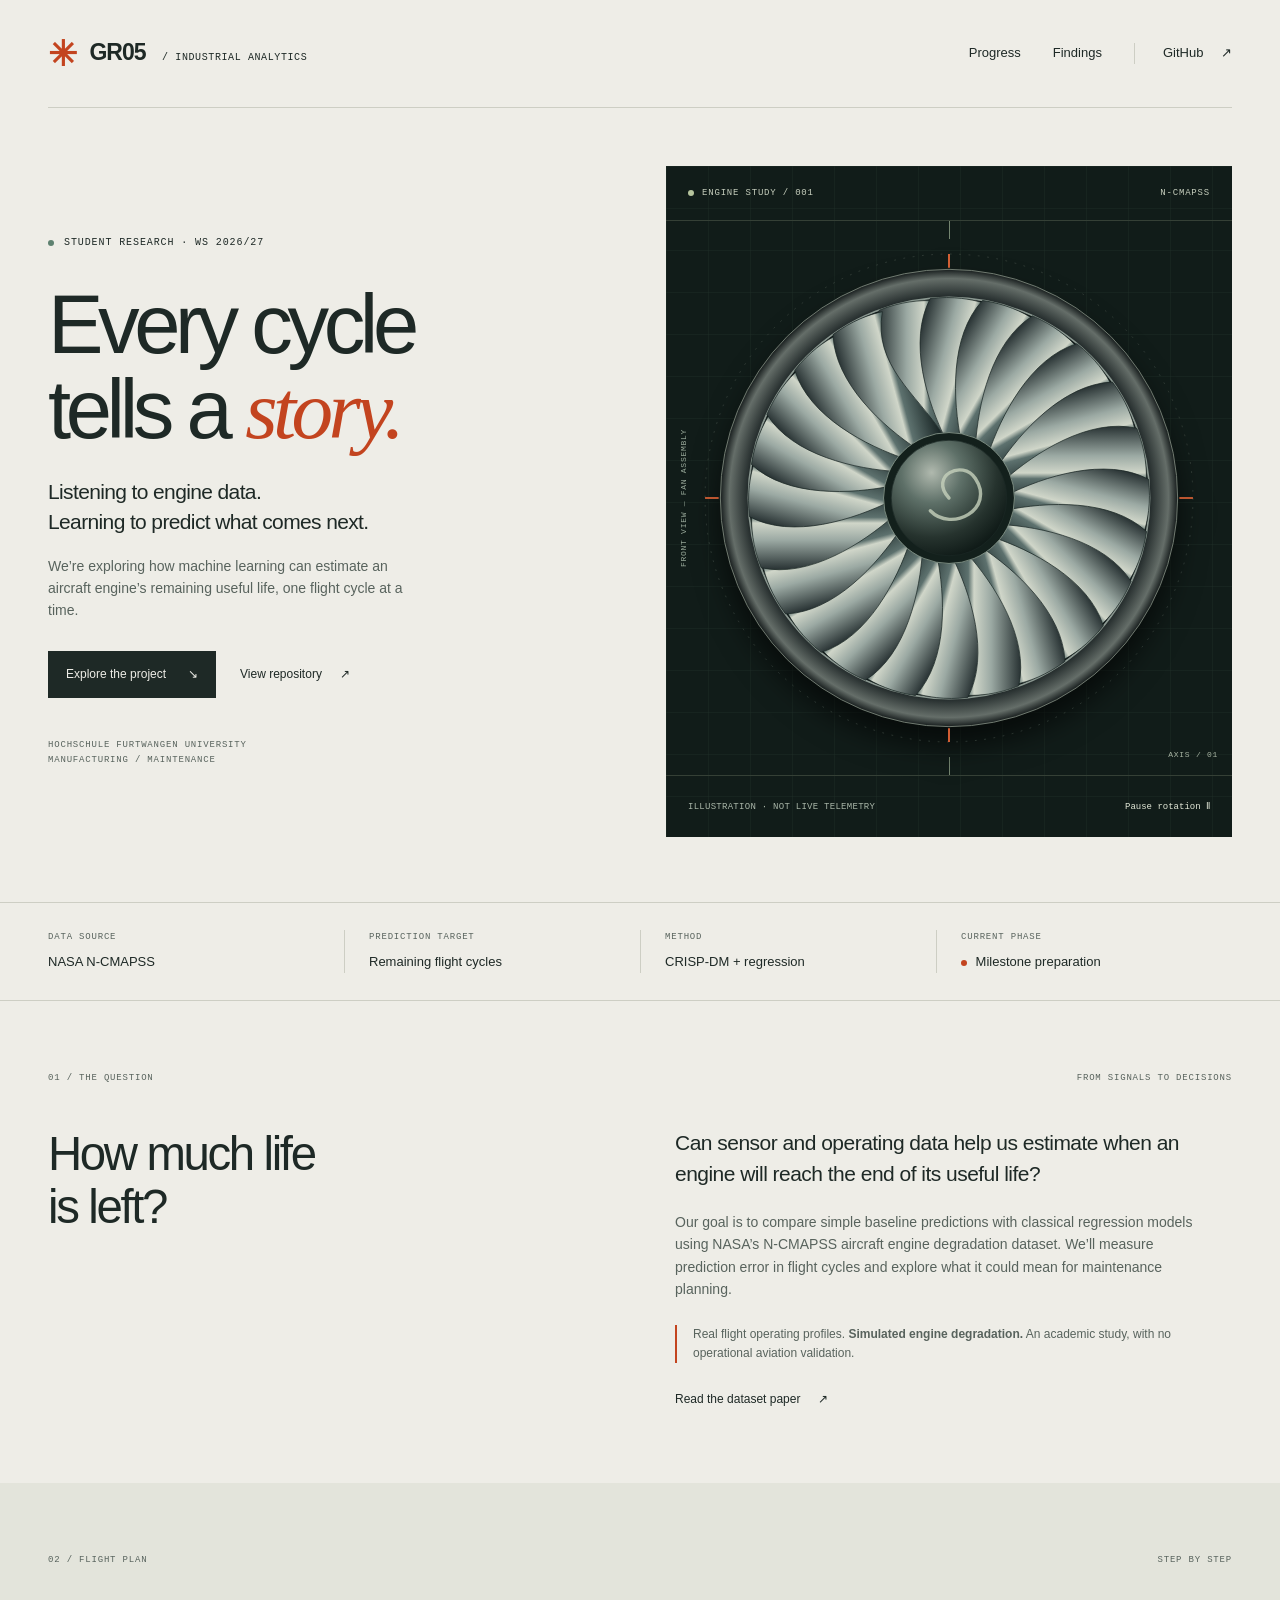
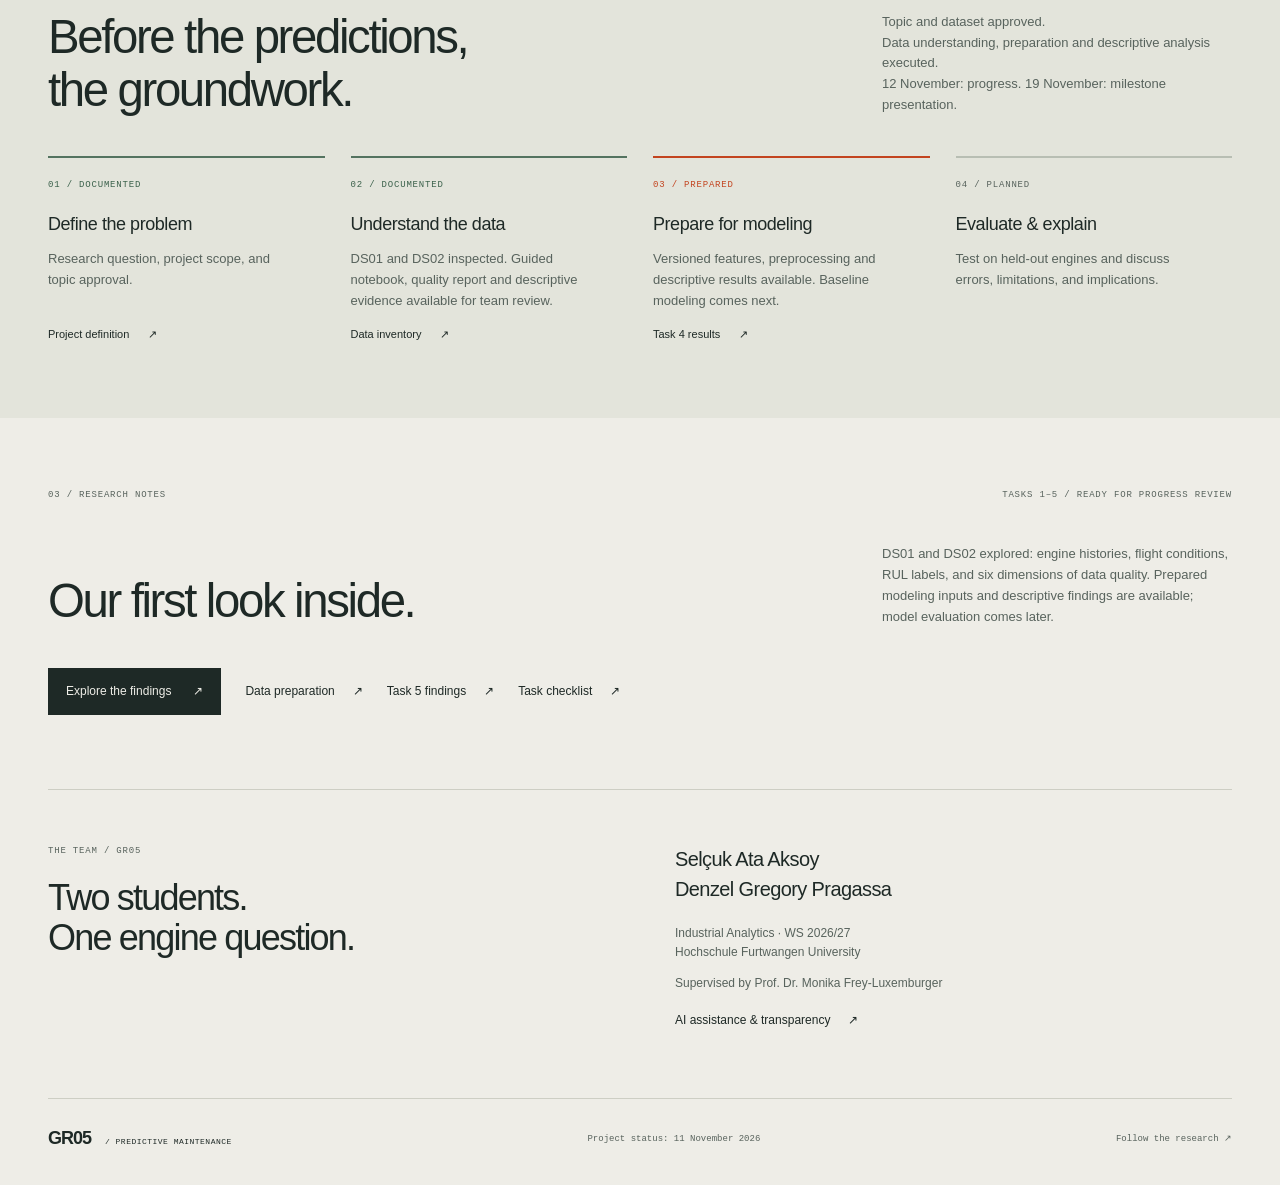
<file: index.html>
<!doctype html>
<html lang="en">
<head>
  <meta charset="utf-8">
  <meta name="viewport" content="width=device-width, initial-scale=1">
  <meta name="description" content="GR05: a student research project exploring aircraft engine remaining useful life with NASA N-CMAPSS and machine learning at Hochschule Furtwangen University.">
  <meta name="theme-color" content="#eeede7">
  <title>GR05 — Predictive Maintenance</title>
  <link rel="icon" href="assets/favicon.svg" type="image/svg+xml">
  <link rel="stylesheet" href="assets/site.css">
  <script src="assets/site.js" defer></script>
</head>
<body>
  <a class="skip-link" href="#main">Skip to content</a>
  <header class="site-header wrap">
    <a class="wordmark" href="./" aria-label="GR05 home"><span class="brand-icon" aria-hidden="true">✳</span> GR05<span class="wordmark-detail"> / INDUSTRIAL ANALYTICS</span></a>
    <nav aria-label="Main navigation">
      <a href="progress.html">Progress</a>
      <a href="findings.html">Findings</a>
      <a class="repo-link" href="https://github.com/Cukowski/GR05-Predictive-Maintenance">GitHub <span aria-hidden="true">↗</span></a>
    </nav>
  </header>

  <main id="main">
    <section class="hero wrap" aria-labelledby="hero-title">
      <div class="hero-copy">
        <p class="eyebrow"><span class="status-dot" aria-hidden="true"></span> STUDENT RESEARCH · WS 2026/27</p>
        <h1 id="hero-title">Every cycle<br>tells a <em>story.</em></h1>
        <p class="hero-description">Listening to engine data.<br>Learning to predict what comes next.</p>
        <p class="hero-context">We’re exploring how machine learning can estimate an aircraft engine’s remaining useful life, one flight cycle at a time.</p>
        <div class="hero-actions">
          <a class="button primary" href="#project">Explore the project <span aria-hidden="true">↘</span></a>
          <a class="text-link" href="https://github.com/Cukowski/GR05-Predictive-Maintenance">View repository <span aria-hidden="true">↗</span></a>
        </div>
        <p class="hero-footnote">HOCHSCHULE FURTWANGEN UNIVERSITY<br>MANUFACTURING / MAINTENANCE</p>
      </div>

      <figure class="engine-panel">
        <div class="panel-top"><span><span class="status-dot" aria-hidden="true"></span> ENGINE STUDY / 001</span><span>N-CMAPSS</span></div>
        <div class="engine-stage">
          <div class="crosshair crosshair-top" aria-hidden="true"></div>
          <div class="crosshair crosshair-bottom" aria-hidden="true"></div>
          <span class="side-label" aria-hidden="true">FRONT VIEW — FAN ASSEMBLY</span>
          <svg class="engine" viewBox="0 0 600 600" role="img" aria-labelledby="engine-title engine-description">
            <title id="engine-title">Rotating turbofan illustration</title>
            <desc id="engine-description">A stylized front view of a jet engine fan. The rotation is decorative and does not represent dataset measurements.</desc>
            <defs>
              <radialGradient id="housing"><stop offset="0.68" stop-color="#111616"/><stop offset="0.81" stop-color="#424b4b"/><stop offset="0.85" stop-color="#89908a"/><stop offset="0.88" stop-color="#242c2c"/><stop offset="0.96" stop-color="#656e69"/><stop offset="1" stop-color="#171d1d"/></radialGradient>
              <linearGradient id="blade-metal" x1="0" y1="0" x2="1" y2="0"><stop stop-color="#283233"/><stop offset="0.36" stop-color="#9ba9a3"/><stop offset="0.57" stop-color="#d0d6c9"/><stop offset="0.64" stop-color="#5d716e"/><stop offset="1" stop-color="#152121"/></linearGradient>
              <radialGradient id="spinner" cx="35%" cy="28%" r="75%"><stop stop-color="#b0b9ae"/><stop offset="0.35" stop-color="#5e7068"/><stop offset="0.75" stop-color="#26332e"/><stop offset="1" stop-color="#101b18"/></radialGradient>
              <path id="blade" d="M 279 235 C 247 199 205 135 218 79 C 243 69 266 67 281 68 C 254 126 295 172 312 225 Z"/>
            </defs>
            <circle cx="300" cy="300" r="287" fill="none" stroke="#37413c" stroke-width="1" stroke-dasharray="2 9"/>
            <circle cx="300" cy="300" r="269" fill="url(#housing)" stroke="#818c80" stroke-width="1"/>
            <circle cx="300" cy="300" r="236" fill="#0b1313" stroke="#8b9891" stroke-width="2"/>
            <g class="rotor" fill="url(#blade-metal)" stroke="#1b2826" stroke-width="0.8">
              <!-- Fan blades are repeated around the shaft; no dataset values are used. -->
              <use href="#blade" transform="rotate(0 300 300)"/>
              <use href="#blade" transform="rotate(15 300 300)"/>
              <use href="#blade" transform="rotate(30 300 300)"/>
              <use href="#blade" transform="rotate(45 300 300)"/>
              <use href="#blade" transform="rotate(60 300 300)"/>
              <use href="#blade" transform="rotate(75 300 300)"/>
              <use href="#blade" transform="rotate(90 300 300)"/>
              <use href="#blade" transform="rotate(105 300 300)"/>
              <use href="#blade" transform="rotate(120 300 300)"/>
              <use href="#blade" transform="rotate(135 300 300)"/>
              <use href="#blade" transform="rotate(150 300 300)"/>
              <use href="#blade" transform="rotate(165 300 300)"/>
              <use href="#blade" transform="rotate(180 300 300)"/>
              <use href="#blade" transform="rotate(195 300 300)"/>
              <use href="#blade" transform="rotate(210 300 300)"/>
              <use href="#blade" transform="rotate(225 300 300)"/>
              <use href="#blade" transform="rotate(240 300 300)"/>
              <use href="#blade" transform="rotate(255 300 300)"/>
              <use href="#blade" transform="rotate(270 300 300)"/>
              <use href="#blade" transform="rotate(285 300 300)"/>
              <use href="#blade" transform="rotate(300 300 300)"/>
              <use href="#blade" transform="rotate(315 300 300)"/>
              <use href="#blade" transform="rotate(330 300 300)"/>
              <use href="#blade" transform="rotate(345 300 300)"/>
              <circle cx="300" cy="300" r="77" fill="#13201c" stroke="#87988c" stroke-width="1"/>
              <circle cx="300" cy="300" r="68" fill="url(#spinner)"/>
              <path d="M 300 300 C 276 274 316 254 331 277 C 355 313 303 341 278 315" fill="none" stroke="#c6d1bc" stroke-width="4" stroke-linecap="round" opacity="0.8"/>
            </g>
            <path d="M 300 13 L 300 29 M 300 571 L 300 587 M 13 300 L 29 300 M 571 300 L 587 300" stroke="#f56b3a" stroke-width="2"/>
          </svg>
          <span class="engine-axis" aria-hidden="true">AXIS / 01</span>
        </div>
        <figcaption class="panel-bottom"><span>ILLUSTRATION · NOT LIVE TELEMETRY</span><button class="motion-toggle" type="button" hidden aria-pressed="false">Pause rotation <span aria-hidden="true">Ⅱ</span></button></figcaption>
      </figure>
    </section>

    <div class="spec-strip">
      <dl class="wrap spec-grid">
        <div><dt>DATA SOURCE</dt><dd>NASA N-CMAPSS</dd></div>
        <div><dt>PREDICTION TARGET</dt><dd>Remaining flight cycles</dd></div>
        <div><dt>METHOD</dt><dd>CRISP-DM + regression</dd></div>
        <div><dt>CURRENT PHASE</dt><dd><span class="status-dot orange" aria-hidden="true"></span> Milestone preparation</dd></div>
      </dl>
    </div>

    <section id="project" class="section wrap project-section" aria-labelledby="project-title">
      <div class="section-label"><span>01 / THE QUESTION</span><span>FROM SIGNALS TO DECISIONS</span></div>
      <div class="project-grid">
        <h2 id="project-title">How much life<br>is left?</h2>
        <div class="project-copy">
          <p class="lead">Can sensor and operating data help us estimate when an engine will reach the end of its useful life?</p>
          <p>Our goal is to compare simple baseline predictions with classical regression models using NASA’s N-CMAPSS aircraft engine degradation dataset. We’ll measure prediction error in flight cycles and explore what it could mean for maintenance planning.</p>
          <p class="source-note">Real flight operating profiles. <strong>Simulated engine degradation.</strong> An academic study, with no operational aviation validation.</p>
          <a class="text-link" href="https://doi.org/10.3390/data6010005">Read the dataset paper <span aria-hidden="true">↗</span></a>
        </div>
      </div>
    </section>

    <section id="progress" class="progress-section" aria-labelledby="progress-title">
      <div class="wrap section">
        <div class="section-label"><span>02 / FLIGHT PLAN</span><span>STEP BY STEP</span></div>
        <div class="section-heading"><h2 id="progress-title">Before the predictions,<br>the groundwork.</h2><p>Topic and dataset approved.<br>Data understanding, preparation and descriptive analysis executed.<br>12 November: progress. 19 November: milestone presentation.</p></div>
        <ol class="flight-plan">
          <li class="complete"><span class="step-state">01 / DOCUMENTED</span><h3>Define the problem</h3><p>Research question, project scope, and topic approval.</p><a href="https://github.com/Cukowski/GR05-Predictive-Maintenance/blob/main/docs/01-project-definition.md">Project definition <span aria-hidden="true">↗</span></a></li>
          <li class="complete"><span class="step-state">02 / DOCUMENTED</span><h3>Understand the data</h3><p>DS01 and DS02 inspected. Guided notebook, quality report and descriptive evidence available for team review.</p><a href="https://github.com/Cukowski/GR05-Predictive-Maintenance/blob/main/docs/03-data-inventory-access.md">Data inventory <span aria-hidden="true">↗</span></a></li>
          <li class="current"><span class="step-state">03 / PREPARED</span><h3>Prepare for modeling</h3><p>Versioned features, preprocessing and descriptive results available. Baseline modeling comes next.</p><a href="preparation.html">Task 4 results <span aria-hidden="true">↗</span></a></li>
          <li><span class="step-state">04 / PLANNED</span><h3>Evaluate & explain</h3><p>Test on held-out engines and discuss errors, limitations, and implications.</p></li>
        </ol>
      </div>
    </section>

    <section id="findings" class="section wrap" aria-labelledby="findings-title">
      <div class="section-label"><span>03 / RESEARCH NOTES</span><span>TASKS 1–5 / READY FOR PROGRESS REVIEW</span></div>
      <div class="section-heading"><h2 id="findings-title">Our first look inside.</h2><p>DS01 and DS02 explored: engine histories, flight conditions, RUL labels, and six dimensions of data quality. Prepared modeling inputs and descriptive findings are available; model evaluation comes later.</p></div>
      <div class="hero-actions"><a class="button primary" href="findings.html">Explore the findings <span aria-hidden="true">↗</span></a><a class="text-link" href="preparation.html">Data preparation <span aria-hidden="true">↗</span></a><a class="text-link" href="analysis.html">Task 5 findings <span aria-hidden="true">↗</span></a><a class="text-link" href="progress.html">Task checklist <span aria-hidden="true">↗</span></a></div>
    </section>

    <section class="team-section wrap" aria-labelledby="team-title">
      <div><p class="eyebrow">THE TEAM / GR05</p><h2 id="team-title">Two students.<br>One engine question.</h2></div>
      <div class="team-copy"><p class="team-names">Selçuk Ata Aksoy<br>Denzel Gregory Pragassa</p><p>Industrial Analytics · WS 2026/27<br>Hochschule Furtwangen University</p><p>Supervised by Prof. Dr. Monika Frey-Luxemburger</p><a class="text-link" href="https://github.com/Cukowski/GR05-Predictive-Maintenance/blob/main/docs/ai-use-log.md">AI assistance & transparency <span aria-hidden="true">↗</span></a></div>
    </section>
  </main>

  <footer class="wrap site-footer"><a class="wordmark" href="./">GR05 <span class="wordmark-detail">/ PREDICTIVE MAINTENANCE</span></a><p>Project status: 11 November 2026</p><a href="https://github.com/Cukowski/GR05-Predictive-Maintenance">Follow the research <span aria-hidden="true">↗</span></a></footer>
</body>
</html>
</file>
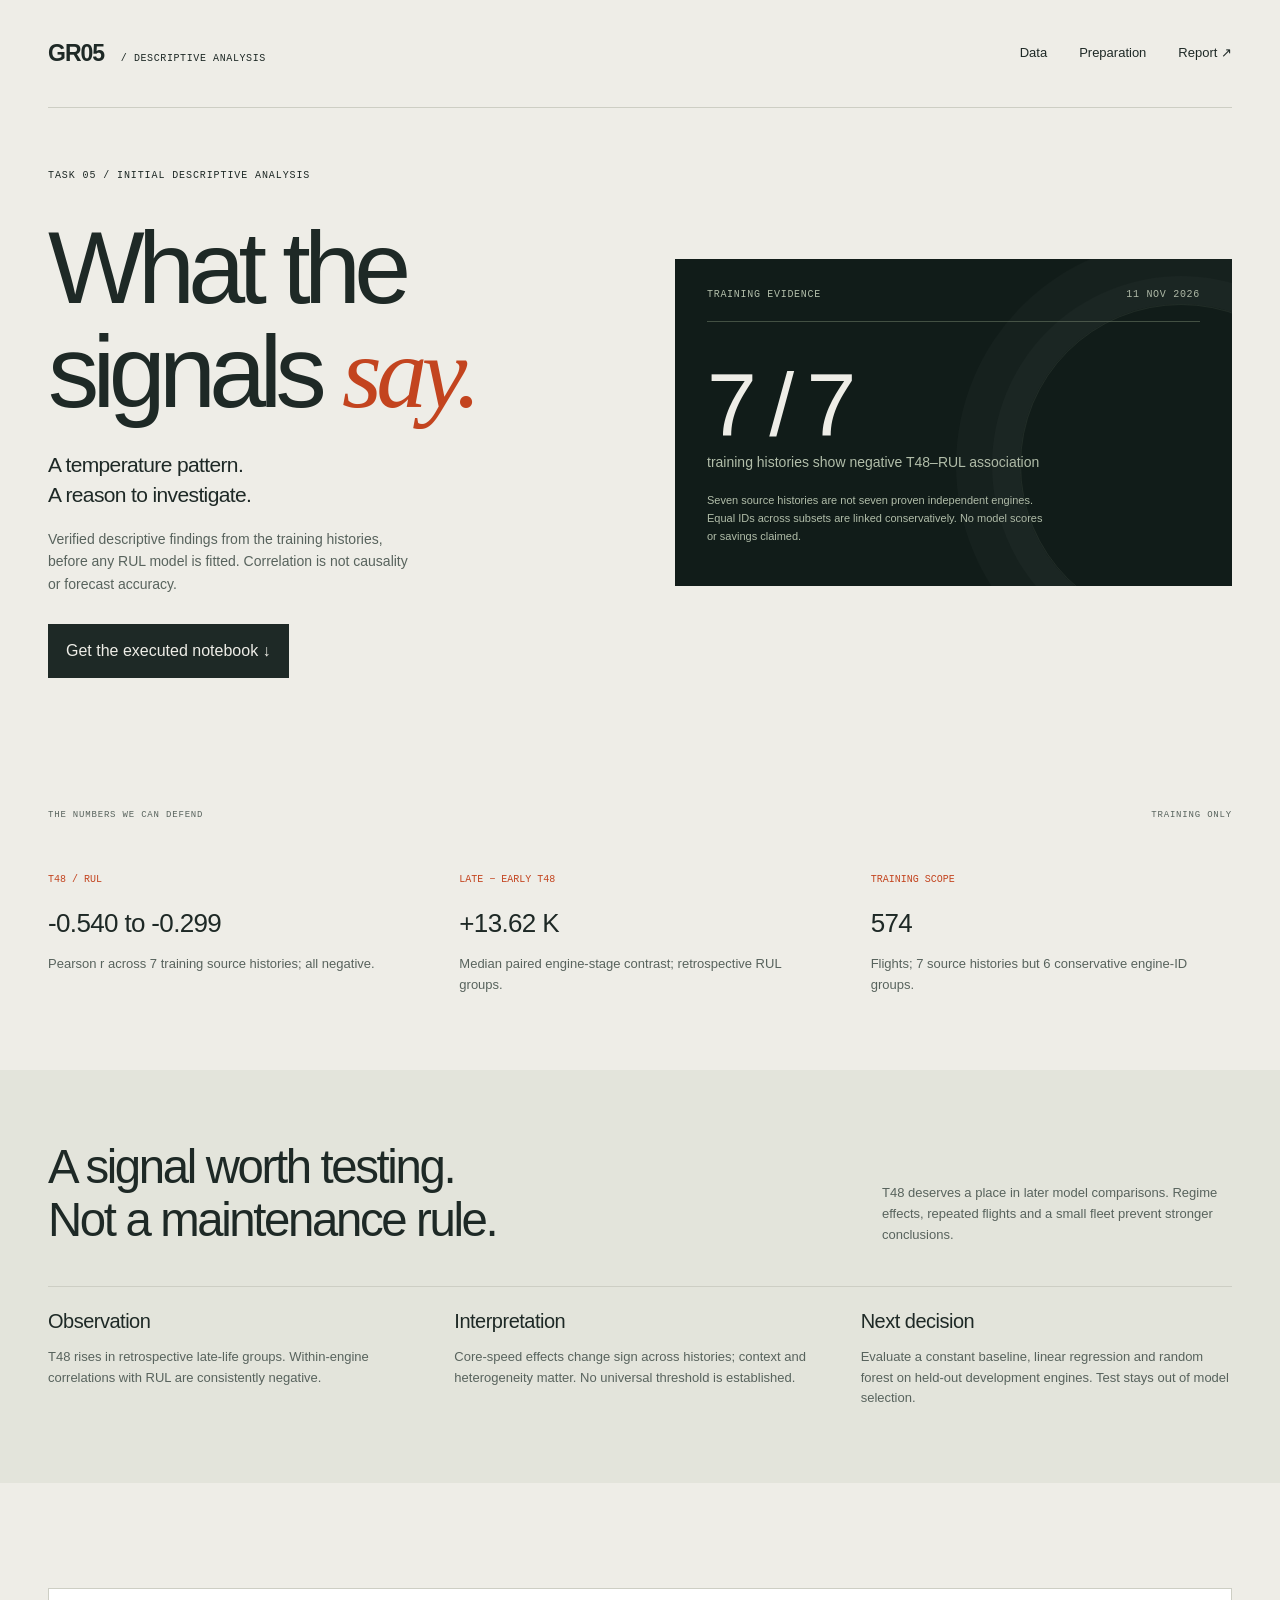
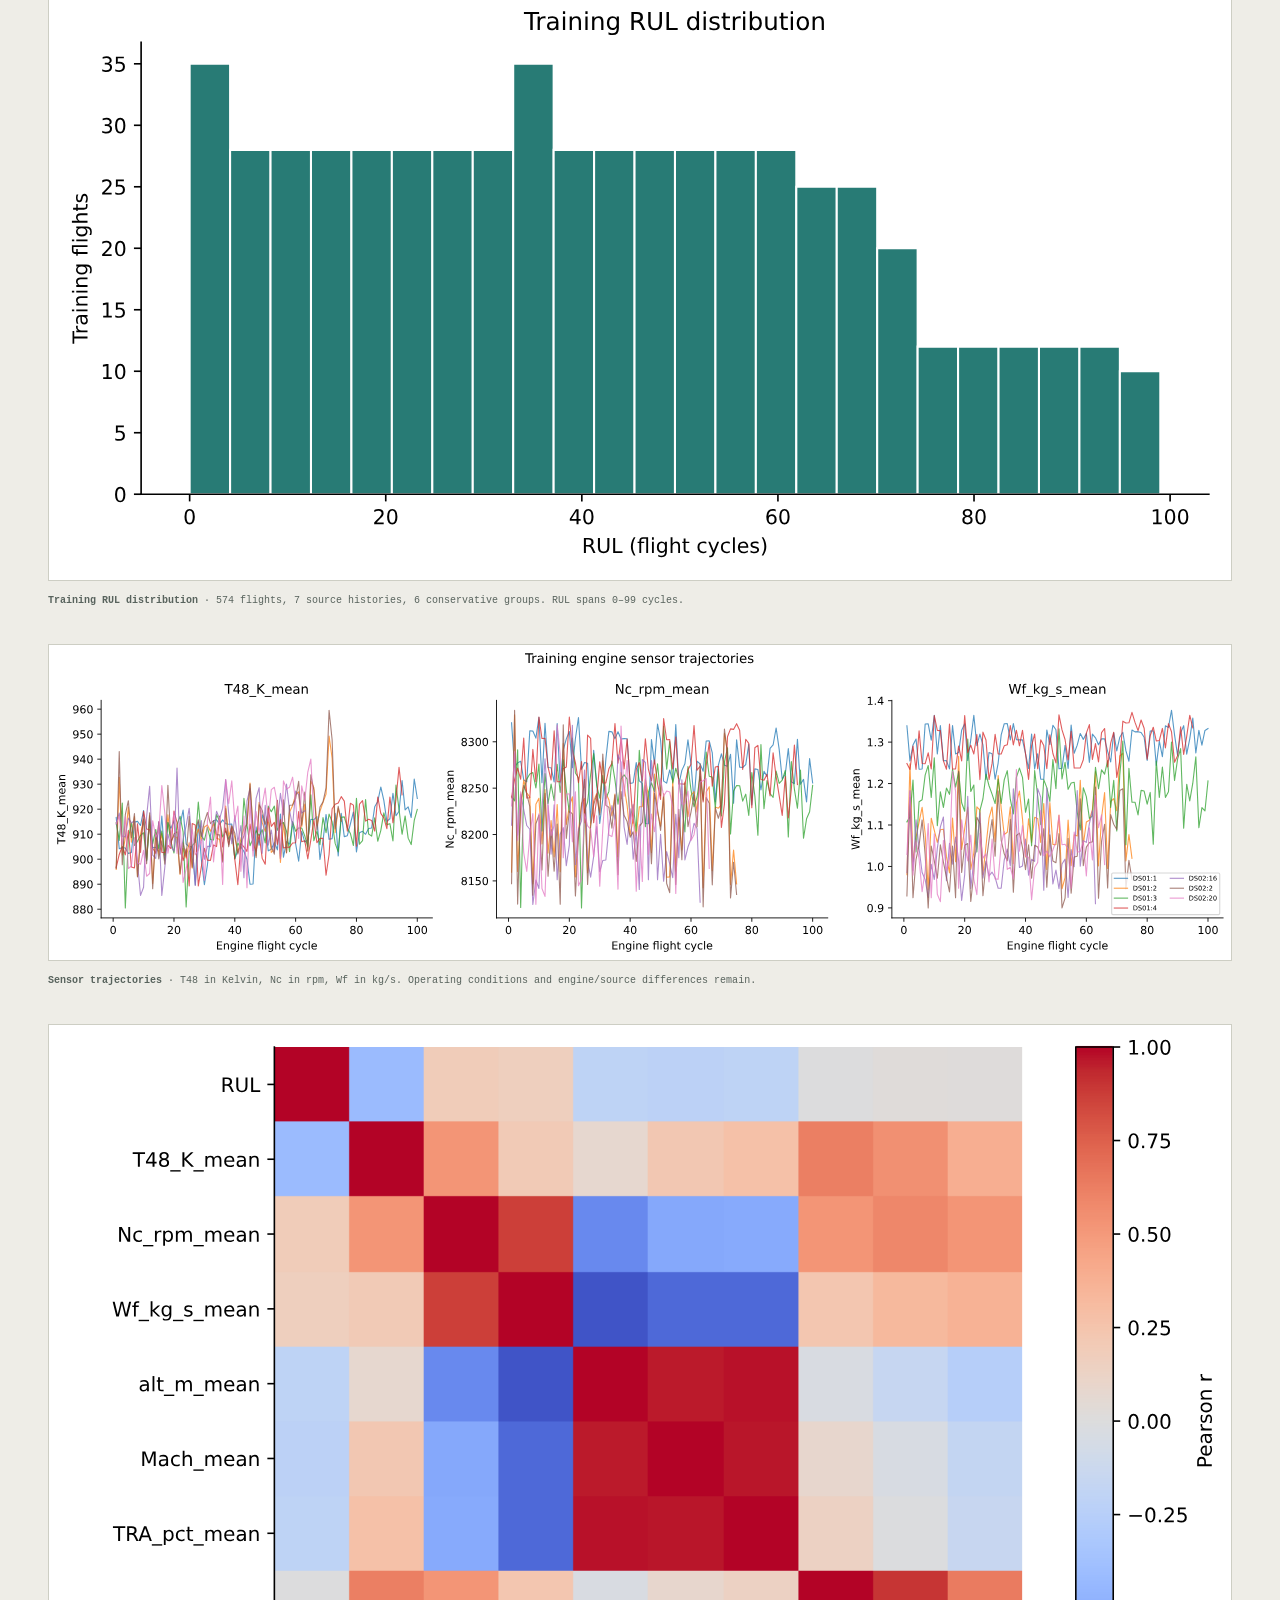
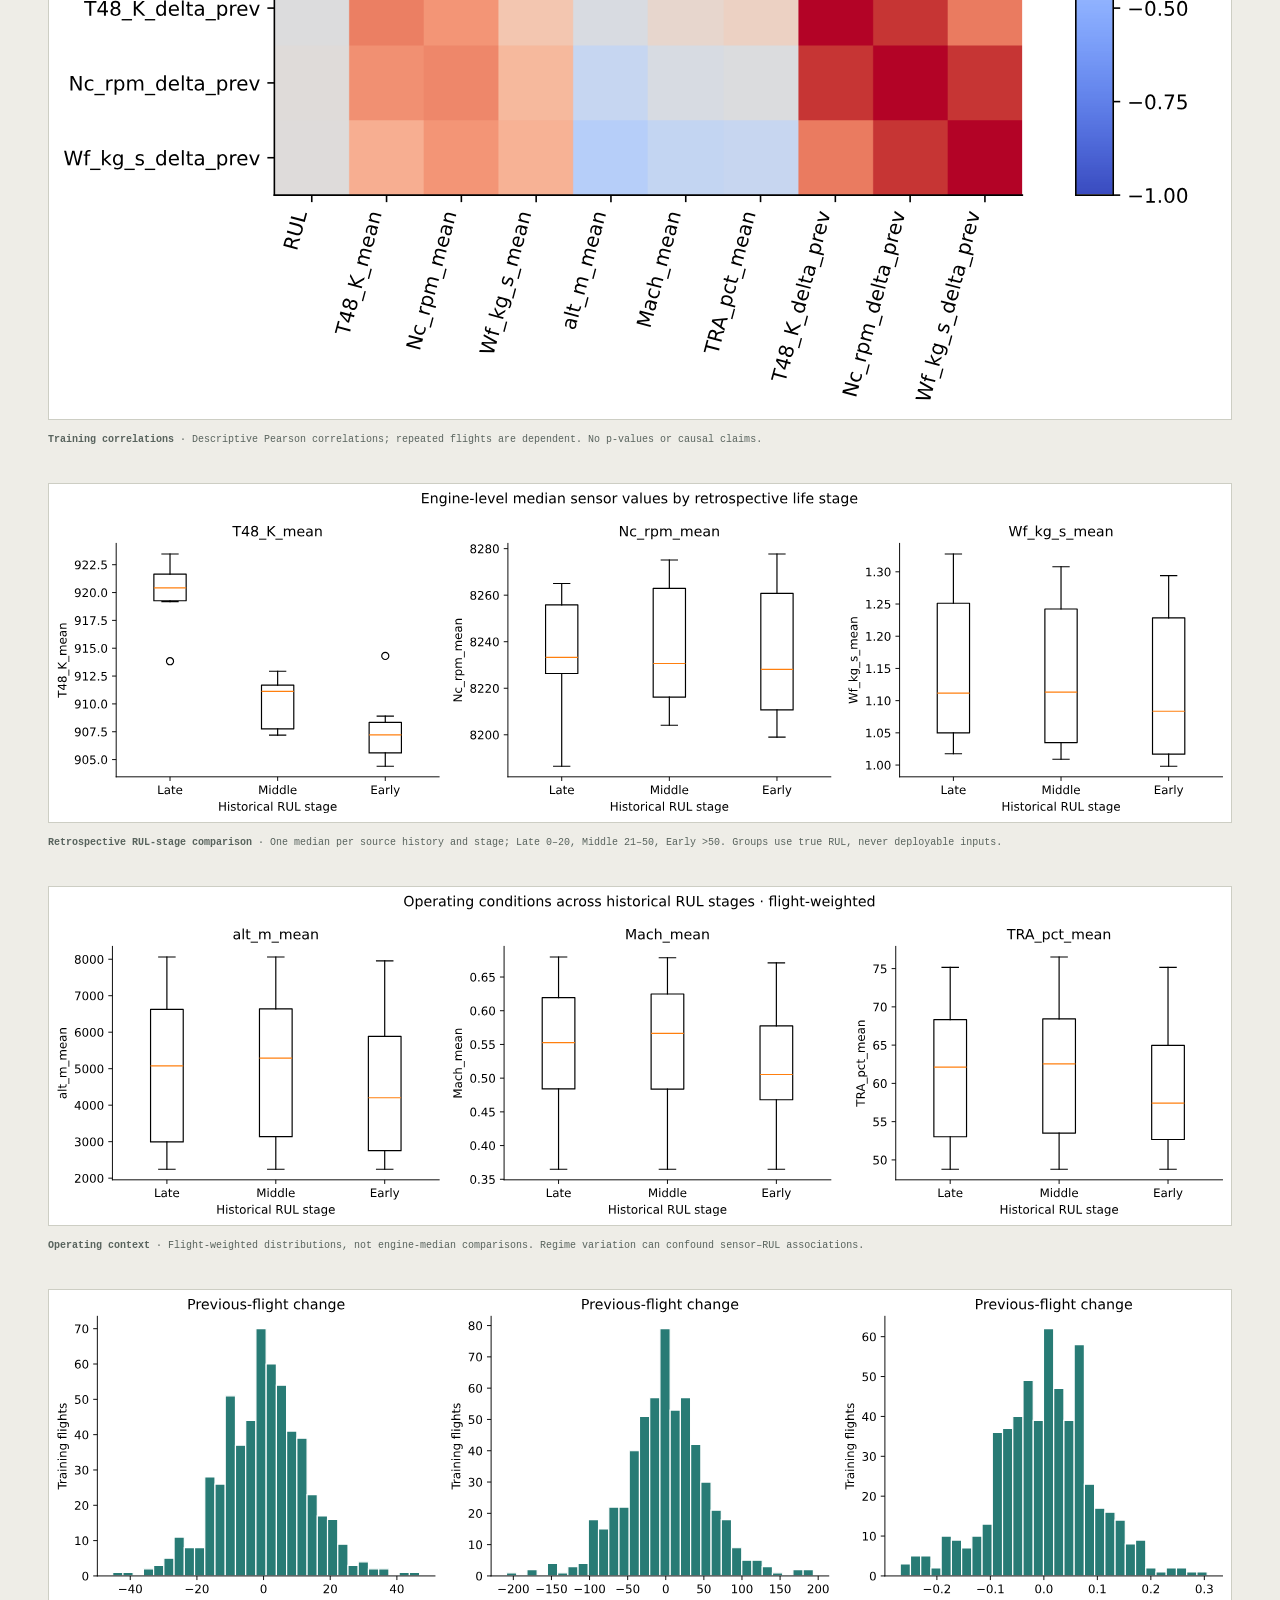
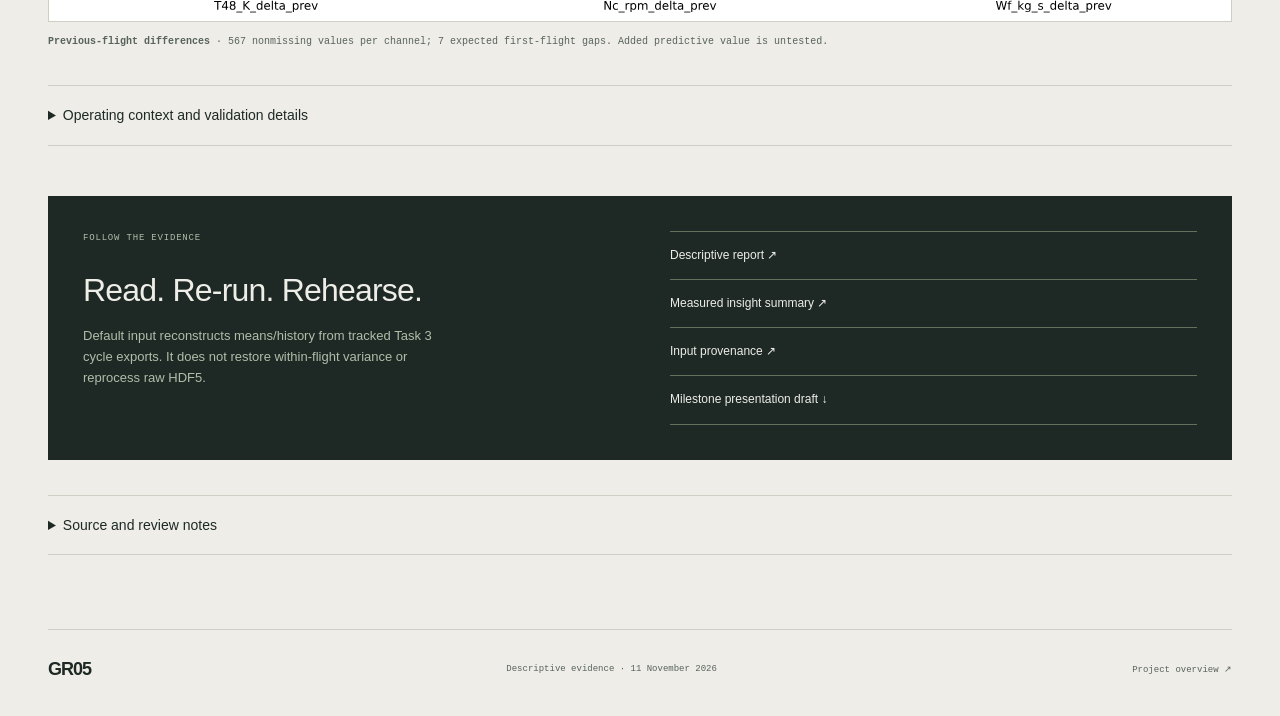
<file: analysis.html>
<!doctype html><html lang="en"><head><meta charset="utf-8"><meta name="viewport" content="width=device-width, initial-scale=1"><title>What the signals say — GR05</title><meta name="description" content="GR05 Task 5 descriptive findings: training sensor trends, context, hypotheses and limitations."><link rel="icon" href="assets/favicon.svg" type="image/svg+xml"><link rel="stylesheet" href="assets/site.css"><link rel="stylesheet" href="assets/findings.css"></head><body><a class="skip-link" href="#main">Skip to content</a><header class="site-header wrap"><a class="wordmark" href="index.html">GR05<span class="wordmark-detail"> / DESCRIPTIVE ANALYSIS</span></a><nav aria-label="Main navigation"><a href="findings.html">Data</a><a href="preparation.html">Preparation</a><a href="docs/07-task5-descriptive-analysis.md">Report ↗</a></nav></header><main id="main"><section class="findings-hero wrap"><div><p class="eyebrow">TASK 05 / INITIAL DESCRIPTIVE ANALYSIS</p><h1>What the<br>signals <em>say.</em></h1><p class="hero-description">A temperature pattern.<br>A reason to investigate.</p><p class="hero-context">Verified descriptive findings from the training histories, before any RUL model is fitted. Correlation is not causality or forecast accuracy.</p><a class="button primary" href="notebooks/03-descriptive-analysis.ipynb" download>Get the executed notebook ↓</a></div><aside class="evidence-panel"><div class="evidence-label">TRAINING EVIDENCE <span>11 NOV 2026</span></div><span class="big-count">7 / 7</span><p>training histories show negative T48–RUL association</p><p class="evidence-footnote">Seven source histories are not seven proven independent engines. Equal IDs across subsets are linked conservatively. No model scores or savings claimed.</p></aside></section><section class="section wrap"><div class="section-label"><span>THE NUMBERS WE CAN DEFEND</span><span>TRAINING ONLY</span></div><div class="block-grid" style="grid-template-columns:repeat(auto-fit,minmax(230px,1fr))"><article><span>T48 / RUL</span><h3>-0.540 to -0.299</h3><p>Pearson r across 7 training source histories; all negative.</p></article><article><span>LATE − EARLY T48</span><h3>+13.62 K</h3><p>Median paired engine-stage contrast; retrospective RUL groups.</p></article><article><span>TRAINING SCOPE</span><h3>574</h3><p>Flights; 7 source histories but 6 conservative engine-ID groups.</p></article></div></section><section class="quality-section"><div class="section wrap"><div class="section-heading"><h2>A signal worth testing.<br>Not a maintenance rule.</h2><p>T48 deserves a place in later model comparisons. Regime effects, repeated flights and a small fleet prevent stronger conclusions.</p></div><div class="next-grid"><article><h3>Observation</h3><p>T48 rises in retrospective late-life groups. Within-engine correlations with RUL are consistently negative.</p></article><article><h3>Interpretation</h3><p>Core-speed effects change sign across histories; context and heterogeneity matter. No universal threshold is established.</p></article><article><h3>Next decision</h3><p>Evaluate a constant baseline, linear regression and random forest on held-out development engines. Test stays out of model selection.</p></article></div></div></section><section class="section wrap"><figure class="research-figure"><img src="reports/figures/task5/01_train_rul_histogram.svg" alt="Training RUL distribution: 574 flights, 7 source histories, 6 conservative groups. RUL spans 0–99 cycles." loading="lazy"><figcaption><strong>Training RUL distribution</strong> · 574 flights, 7 source histories, 6 conservative groups. RUL spans 0–99 cycles.</figcaption></figure><figure class="research-figure"><img src="reports/figures/task5/02_sensor_trajectories.svg" alt="Sensor trajectories: T48 in Kelvin, Nc in rpm, Wf in kg/s. Operating conditions and engine/source differences remain." loading="lazy"><figcaption><strong>Sensor trajectories</strong> · T48 in Kelvin, Nc in rpm, Wf in kg/s. Operating conditions and engine/source differences remain.</figcaption></figure><figure class="research-figure"><img src="reports/figures/task5/03_train_correlation_heatmap.svg" alt="Training correlations: Descriptive Pearson correlations; repeated flights are dependent. No p-values or causal claims." loading="lazy"><figcaption><strong>Training correlations</strong> · Descriptive Pearson correlations; repeated flights are dependent. No p-values or causal claims.</figcaption></figure><figure class="research-figure"><img src="reports/figures/task5/04_life_stage_sensor_boxplots.svg" alt="Retrospective RUL-stage comparison: One median per source history and stage; Late 0–20, Middle 21–50, Early &gt;50. Groups use true RUL, never deployable inputs." loading="lazy"><figcaption><strong>Retrospective RUL-stage comparison</strong> · One median per source history and stage; Late 0–20, Middle 21–50, Early &gt;50. Groups use true RUL, never deployable inputs.</figcaption></figure><figure class="research-figure"><img src="reports/figures/task5/05_operating_conditions.svg" alt="Operating context: Flight-weighted distributions, not engine-median comparisons. Regime variation can confound sensor–RUL associations." loading="lazy"><figcaption><strong>Operating context</strong> · Flight-weighted distributions, not engine-median comparisons. Regime variation can confound sensor–RUL associations.</figcaption></figure><figure class="research-figure"><img src="reports/figures/task5/06_previous_flight_changes.svg" alt="Previous-flight differences: 567 nonmissing values per channel; 7 expected first-flight gaps. Added predictive value is untested." loading="lazy"><figcaption><strong>Previous-flight differences</strong> · 567 nonmissing values per channel; 7 expected first-flight gaps. Added predictive value is untested.</figcaption></figure><details class="data-details"><summary>Operating context and validation details</summary><div class="table-scroll"><table><thead><tr><th scope="col">Stage</th><th scope="col">Altitude median [m]</th><th scope="col">Mach median</th><th scope="col">Throttle median [%]</th></tr></thead><tbody><tr><td>Late</td><td>5075.2</td><td>0.553</td><td>62.13</td></tr><tr><td>Middle</td><td>5291.1</td><td>0.566</td><td>62.55</td></tr><tr><td>Early</td><td>4203.0</td><td>0.505</td><td>57.41</td></tr></tbody></table></div><p>Operating medians are flight-weighted. Validation T48 r: -0.470 to -0.196; previously inspected, so not blinded confirmation. Test and quarantine are excluded from sensor hypotheses.</p></details><div class="evidence-downloads"><div><p class="eyebrow">FOLLOW THE EVIDENCE</p><h3>Read. Re-run. Rehearse.</h3><p>Default input reconstructs means/history from tracked Task 3 cycle exports. It does not restore within-flight variance or reprocess raw HDF5.</p></div><div class="download-links"><a href="docs/07-task5-descriptive-analysis.md">Descriptive report ↗</a><a href="reports/results/task5/training_insights.json">Measured insight summary ↗</a><a href="reports/results/task5/analysis_provenance.json">Input provenance ↗</a><a href="presentations/milestone/GR05-milestone-draft.pptx" download>Milestone presentation draft ↓</a></div></div><details class="data-details"><summary>Source and review notes</summary><p>Scope: Project Tasks V6.0, page 2. Source: Kaggle-acquired N-CMAPSS DS01/DS02, through audited Task 3 means and Task 4 split assignments. Degradation and readings are simulated. No predictive model fitted.</p><p>Current source labels are recorded; original download-version matching and cross-subset independence remain open. P2 is now defined by journal Table 5; the frozen preparation version still excludes it. <a href="docs/ai-use-log.md">AI assistance disclosure</a>.</p></details></section></main><footer class="wrap site-footer"><a class="wordmark" href="index.html">GR05</a><p>Descriptive evidence · 11 November 2026</p><a href="index.html">Project overview ↗</a></footer></body></html>
</file>
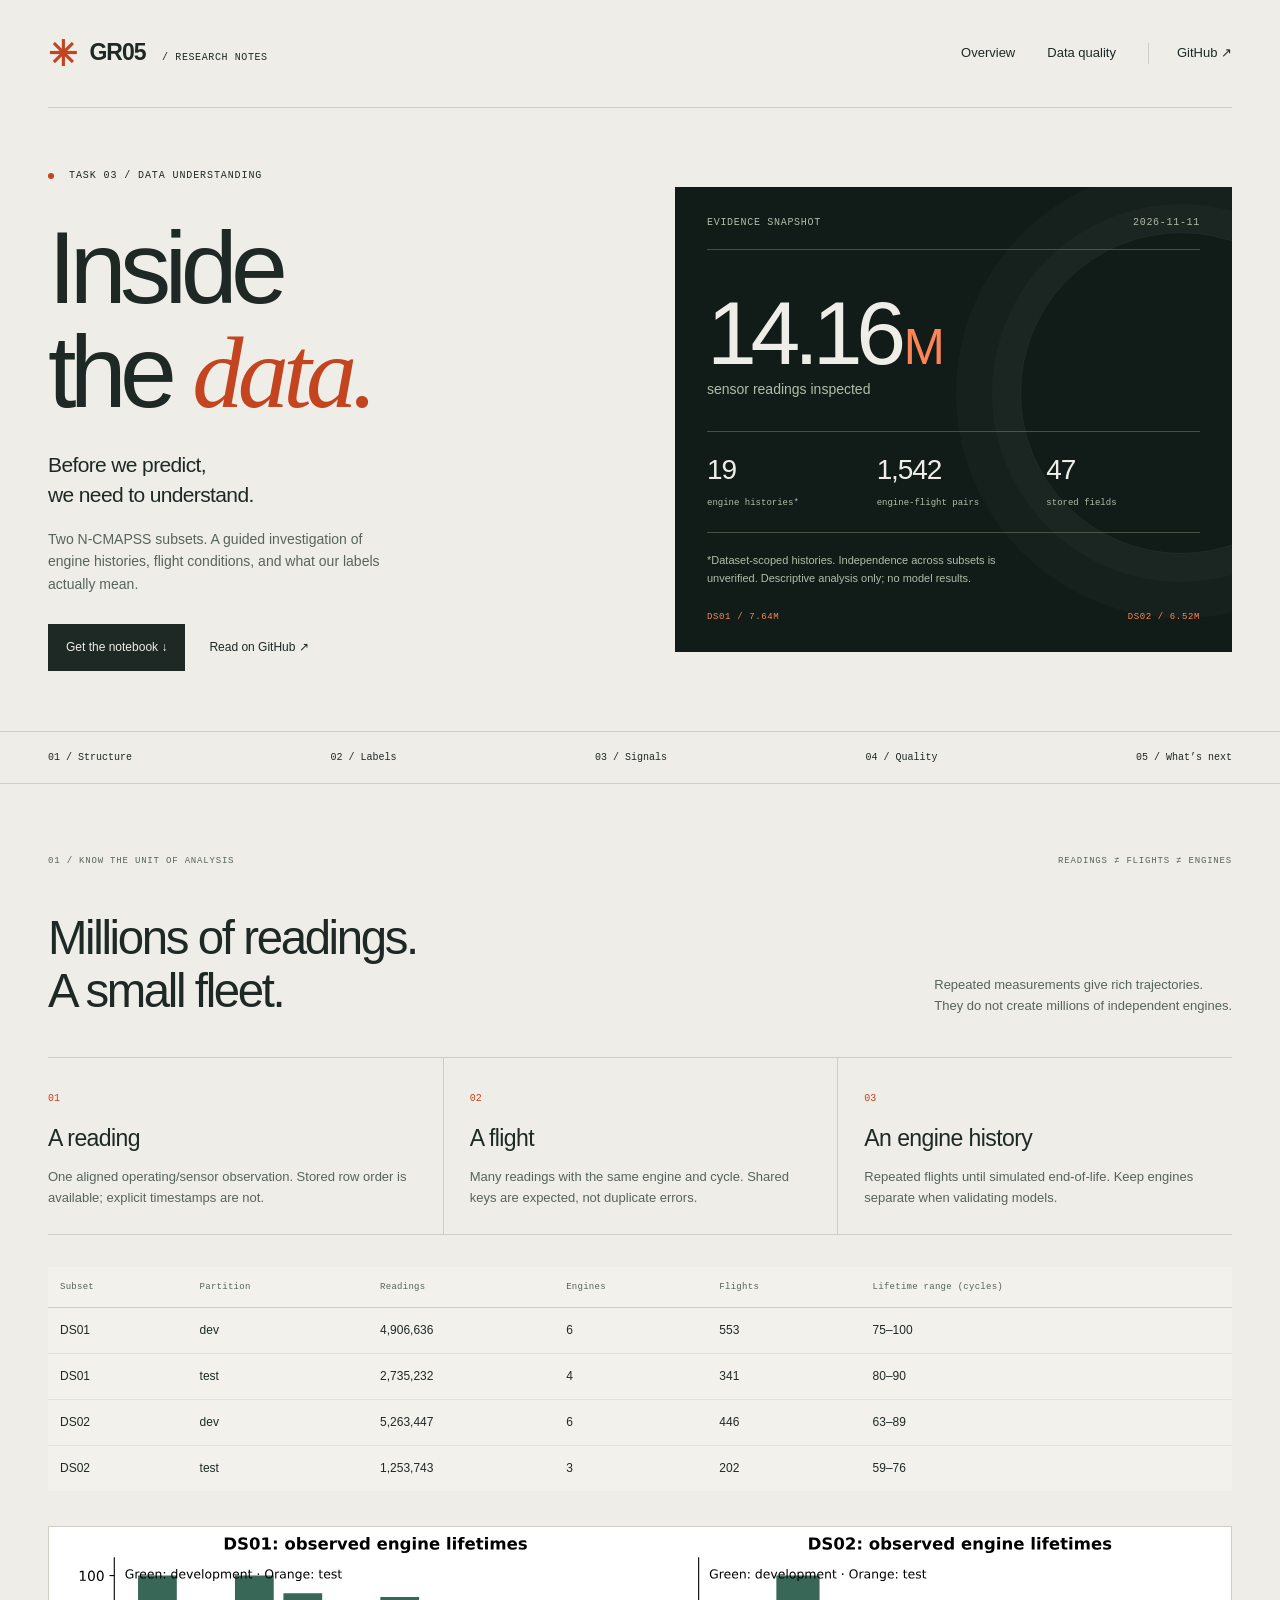
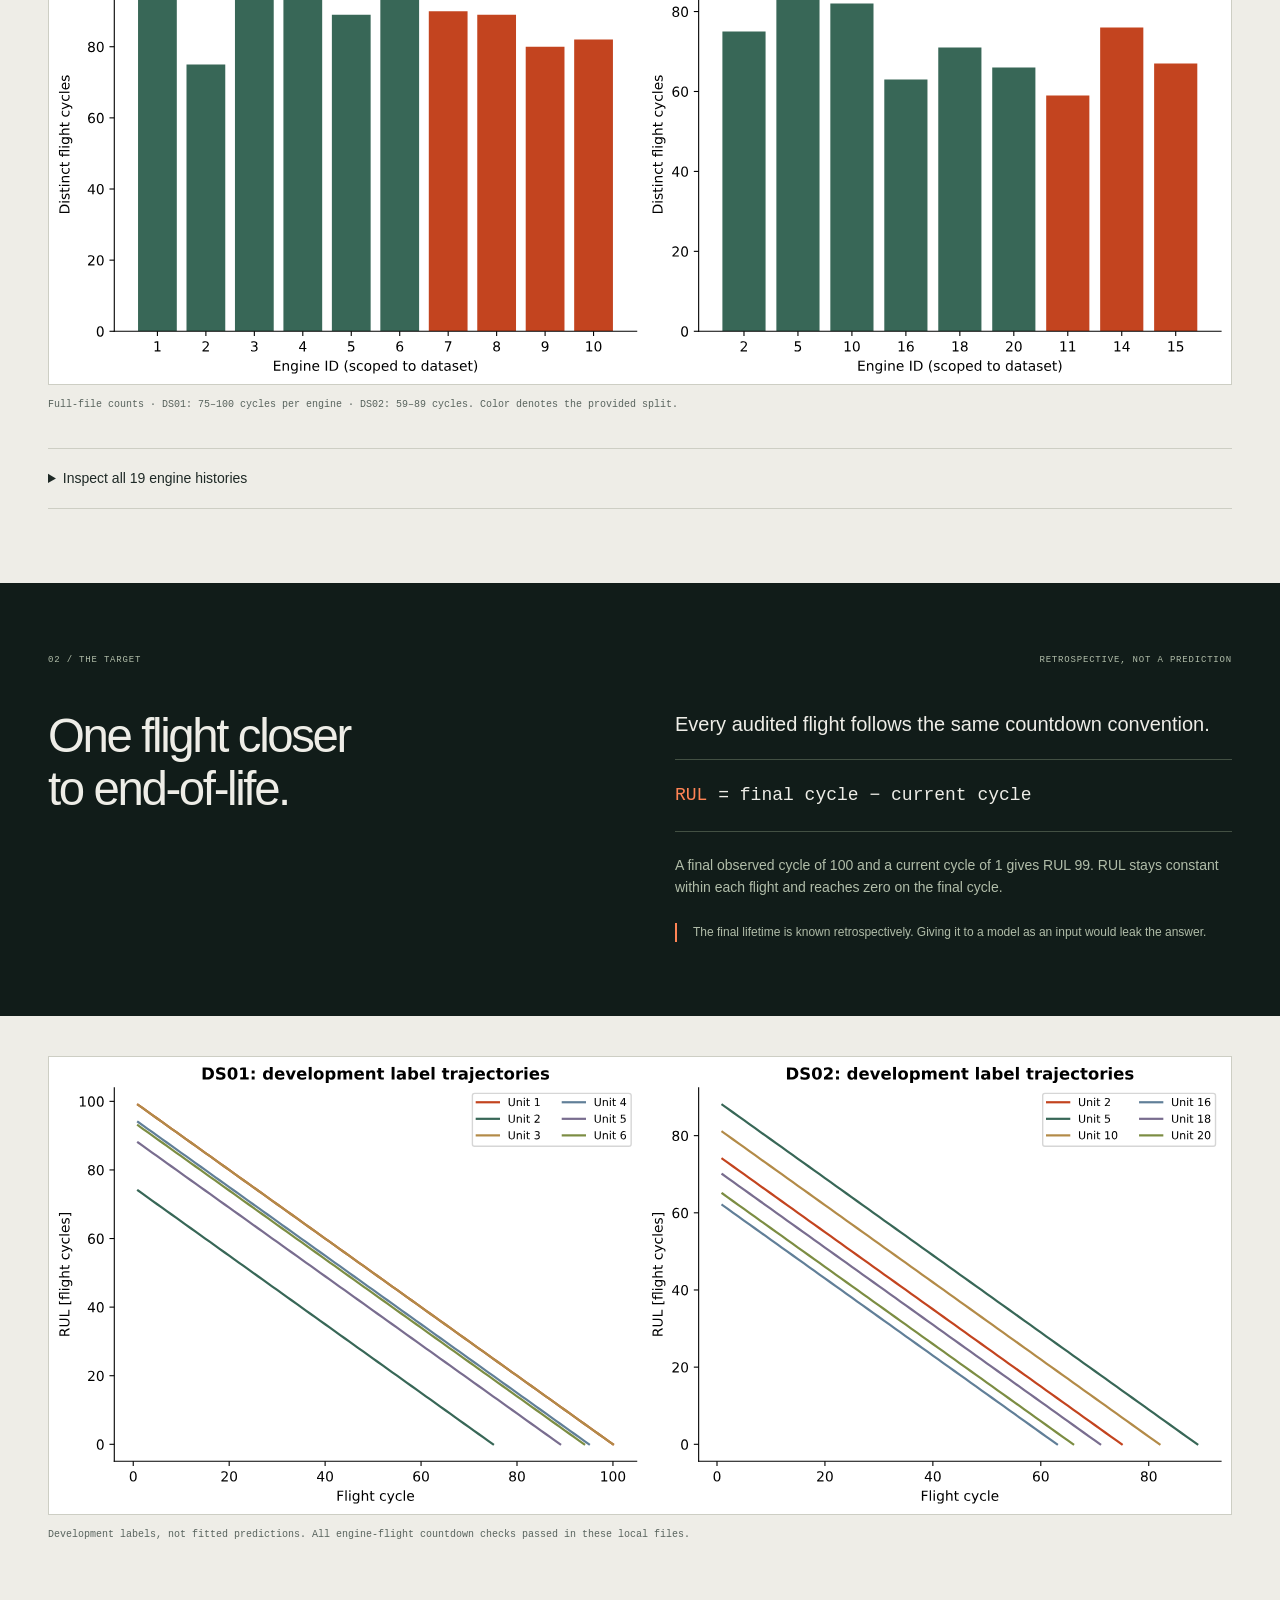
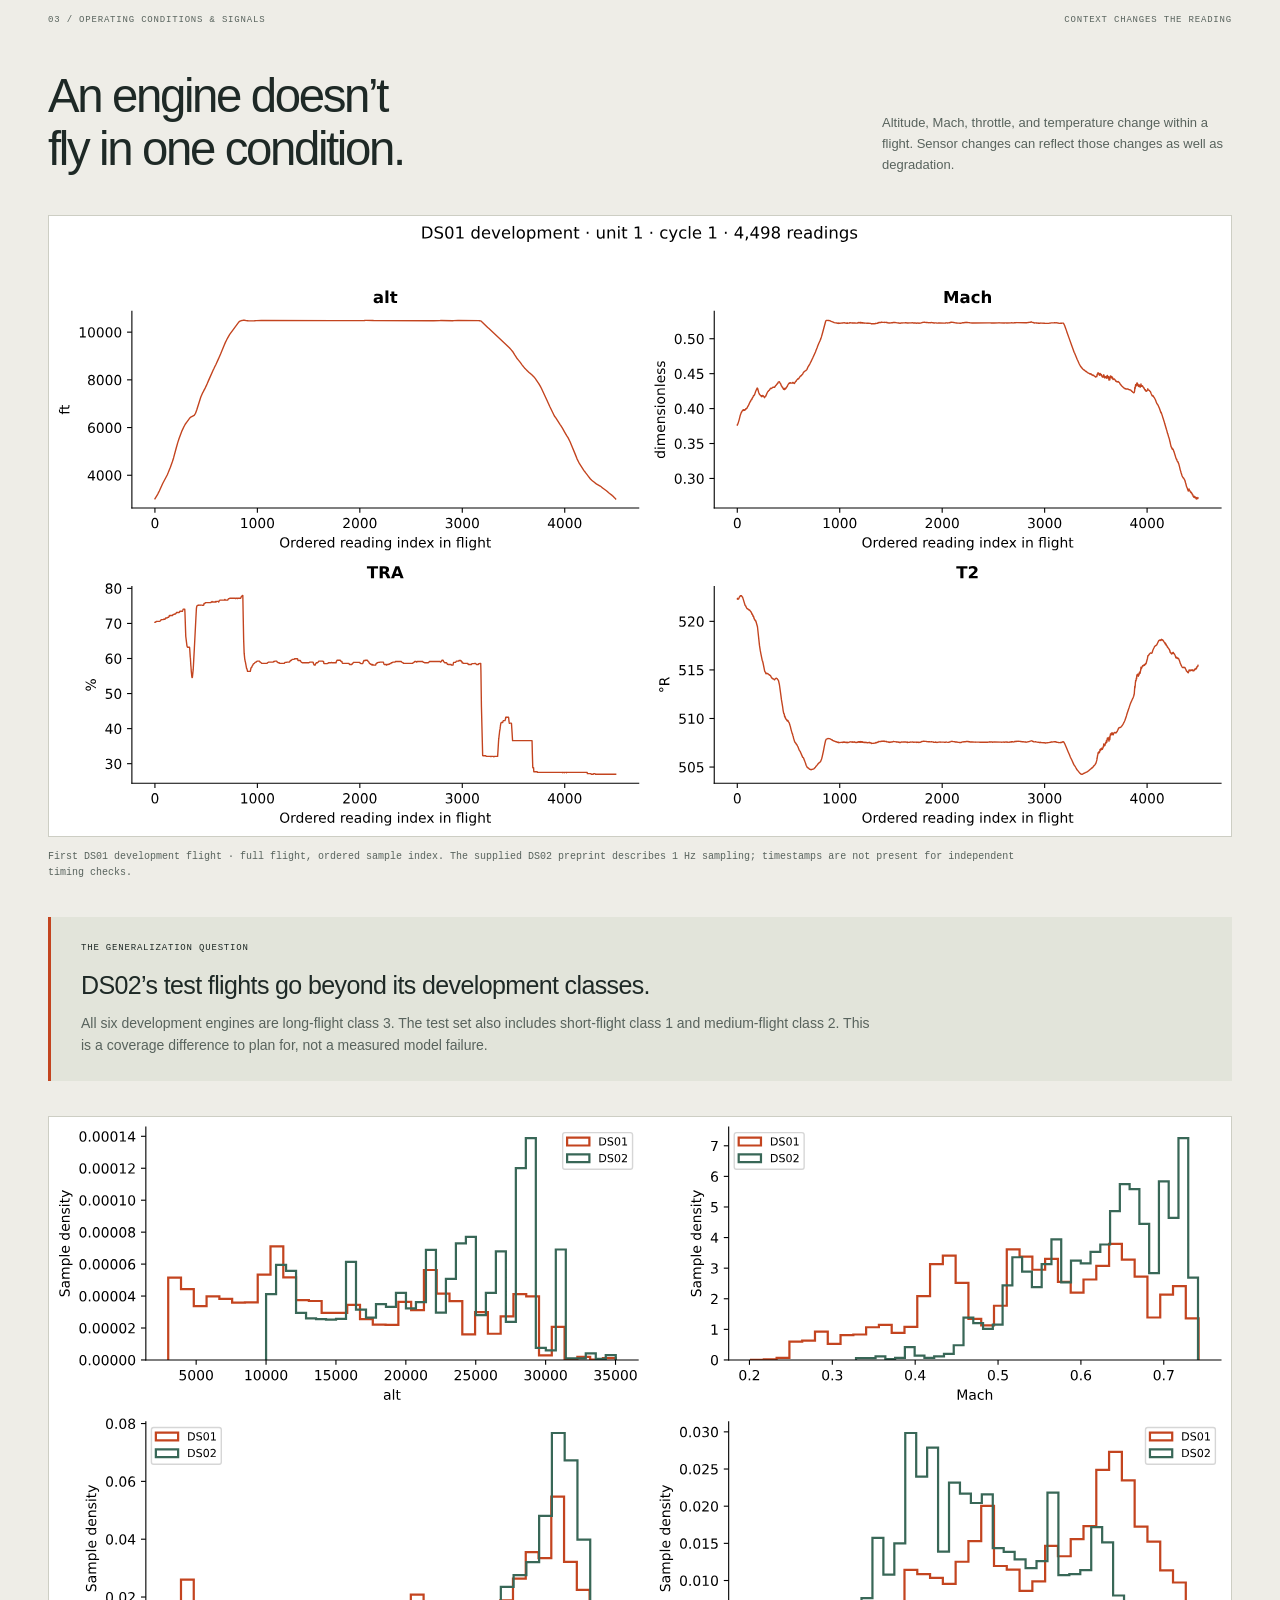
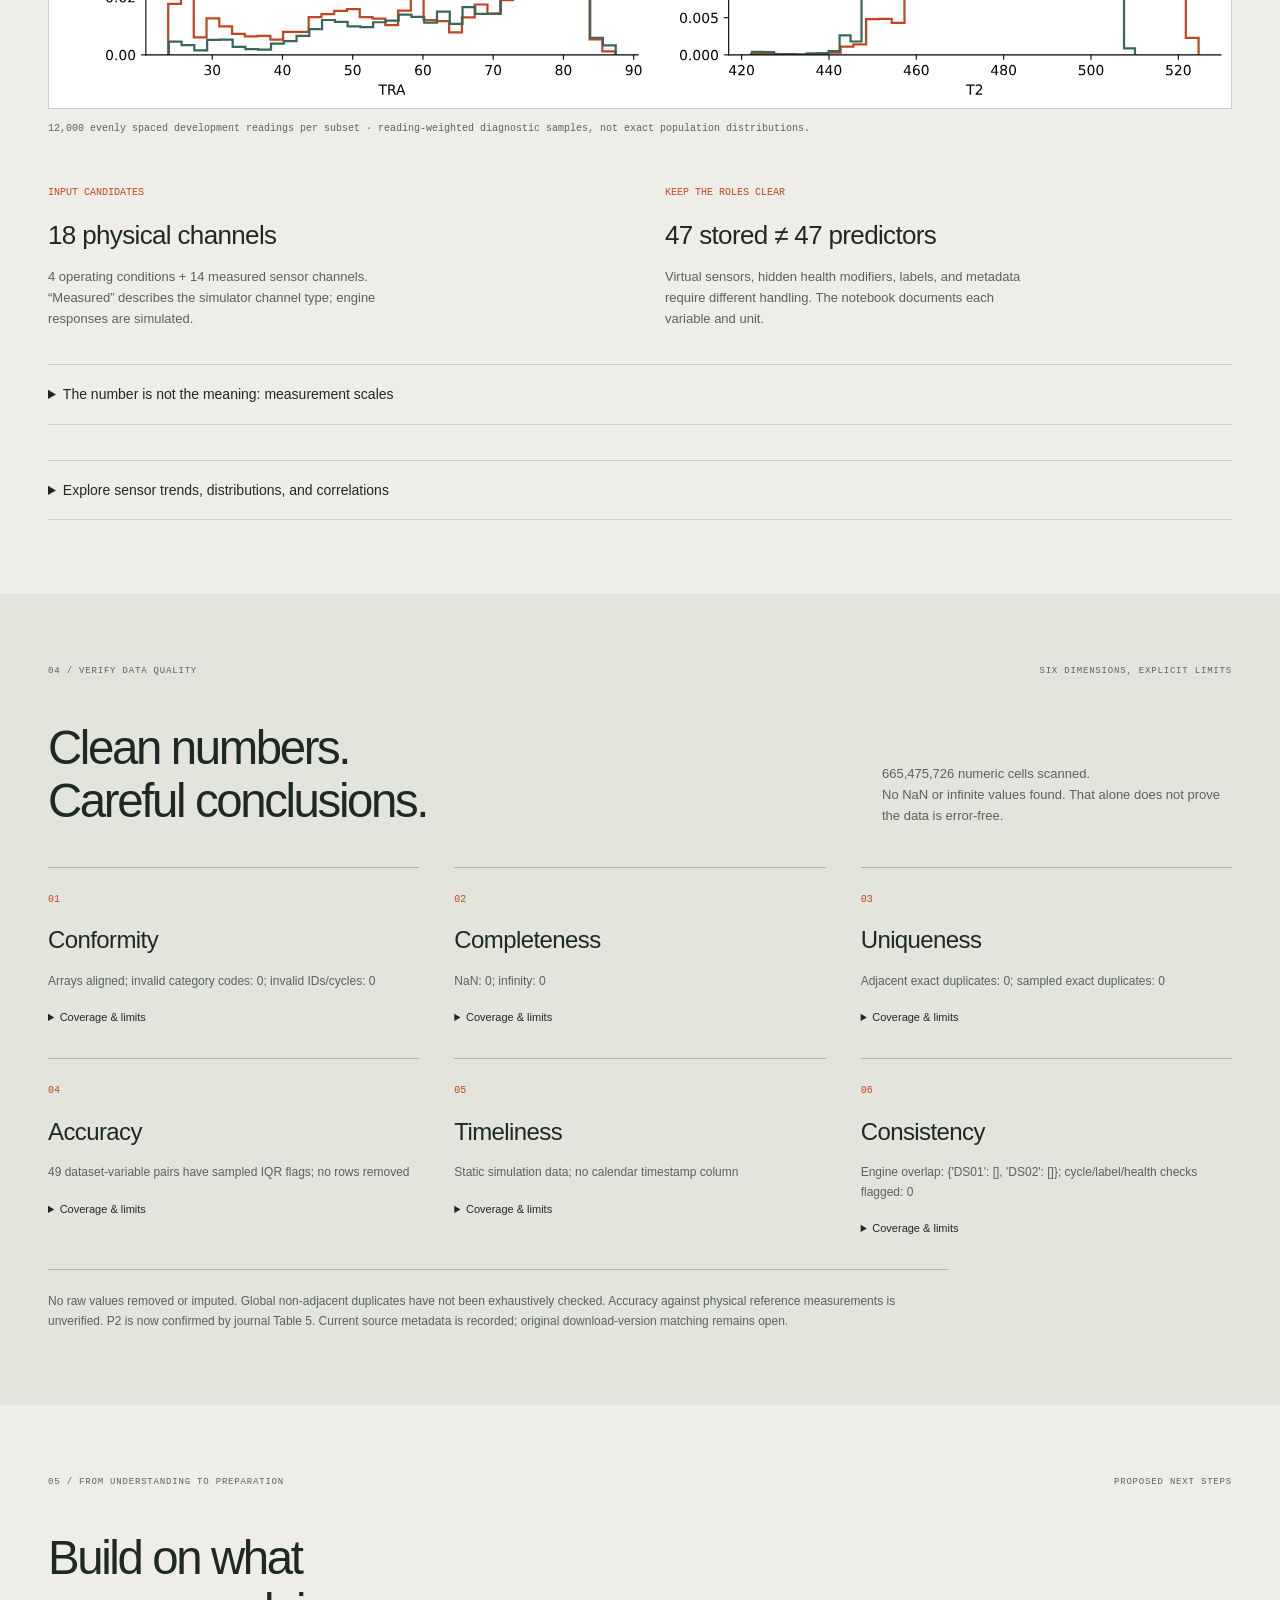
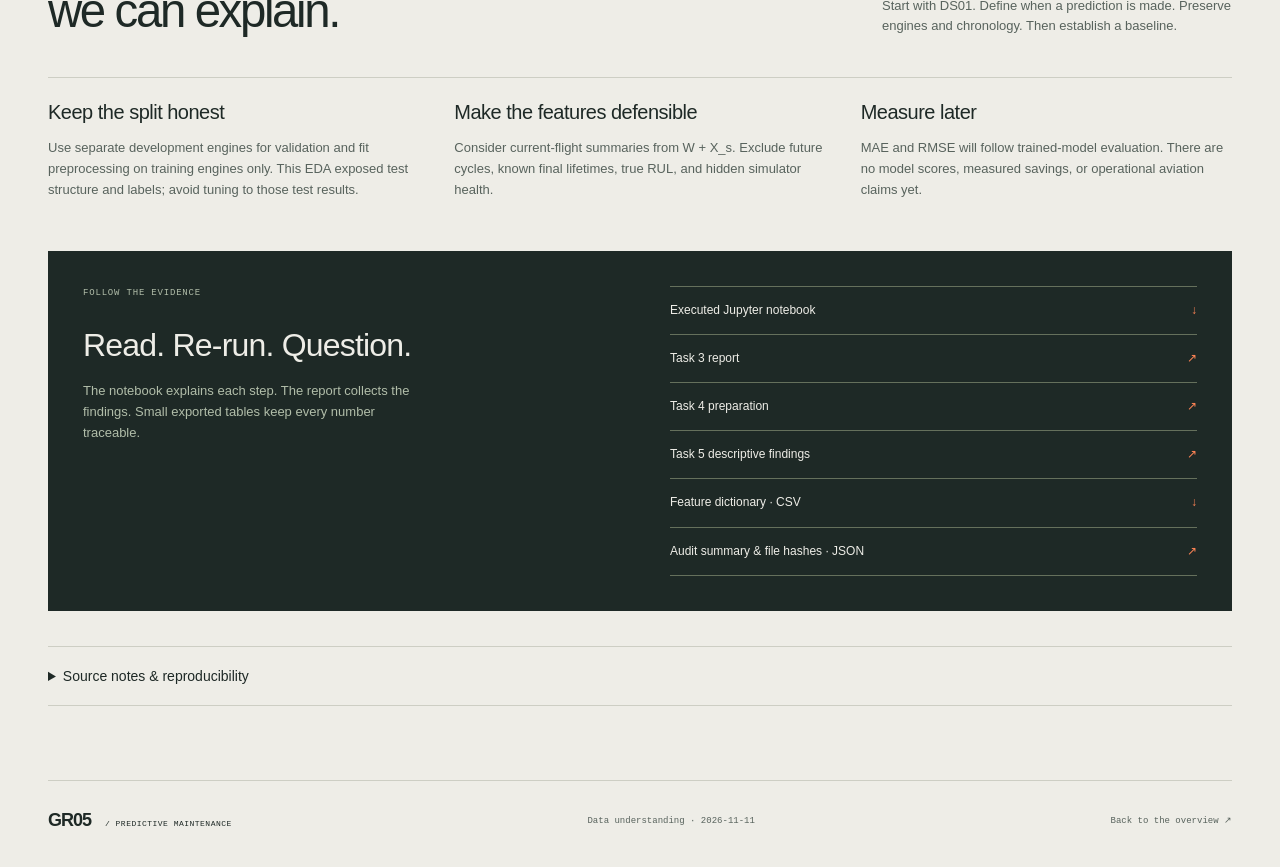
<file: findings.html>
<!doctype html>
<html lang="en">
<head>
<meta charset="utf-8"><meta name="viewport" content="width=device-width, initial-scale=1">
<meta name="description" content="GR05 Task 3: verified data understanding findings from local NASA N-CMAPSS DS01 and DS02 engine histories.">
<meta name="theme-color" content="#eeede7"><title>Inside the data — GR05</title>
<link rel="icon" href="assets/favicon.svg" type="image/svg+xml"><link rel="stylesheet" href="assets/site.css"><link rel="stylesheet" href="assets/findings.css">
<script src="assets/findings.js" defer></script>
</head>
<body>
<a class="skip-link" href="#main">Skip to content</a>
<header class="site-header wrap"><a class="wordmark" href="index.html"><span class="brand-icon" aria-hidden="true">✳</span> GR05<span class="wordmark-detail"> / RESEARCH NOTES</span></a><nav aria-label="Main navigation"><a href="index.html">Overview</a><a href="#quality">Data quality</a><a class="repo-link" href="https://github.com/Cukowski/GR05-Predictive-Maintenance">GitHub ↗</a></nav></header>
<main id="main">
<section class="findings-hero wrap" aria-labelledby="page-title"><div><p class="eyebrow"><span class="status-dot orange" aria-hidden="true"></span> TASK 03 / DATA UNDERSTANDING</p><h1 id="page-title">Inside<br>the <em>data.</em></h1><p class="hero-description">Before we predict,<br>we need to understand.</p><p class="hero-context">Two N-CMAPSS subsets. A guided investigation of engine histories, flight conditions, and what our labels actually mean.</p><div class="hero-actions"><a class="button primary" href="notebooks/01-data-understanding.ipynb" download>Get the notebook ↓</a><a class="text-link" href="https://github.com/Cukowski/GR05-Predictive-Maintenance/blob/main/notebooks/01-data-understanding.ipynb">Read on GitHub ↗</a></div></div>
<aside class="evidence-panel" aria-label="Analysis scope"><div class="evidence-label">EVIDENCE SNAPSHOT <span>2026-11-11</span></div><span class="big-count">14.16<small>M</small></span><p>sensor readings inspected</p><div class="evidence-facts"><div><strong>19</strong><span>engine histories*</span></div><div><strong>1,542</strong><span>engine-flight pairs</span></div><div><strong>47</strong><span>stored fields</span></div></div><p class="evidence-footnote">*Dataset-scoped histories. Independence across subsets is unverified. Descriptive analysis only; no model results.</p><span class="evidence-line">DS01 / 7.64M <span>DS02 / 6.52M</span></span></aside></section>
<nav class="chapter-nav" aria-label="Findings sections"><div class="wrap"><a href="#structure">01 / Structure</a><a href="#labels">02 / Labels</a><a href="#signals">03 / Signals</a><a href="#quality">04 / Quality</a><a href="#next">05 / What’s next</a></div></nav>
<section id="structure" class="section wrap"><div class="section-label"><span>01 / KNOW THE UNIT OF ANALYSIS</span><span>READINGS ≠ FLIGHTS ≠ ENGINES</span></div><div class="section-heading"><h2>Millions of readings.<br>A small fleet.</h2><p>Repeated measurements give rich trajectories.<br>They do not create millions of independent engines.</p></div><div class="concept-flow"><article><span>01</span><h3>A reading</h3><p>One aligned operating/sensor observation. Stored row order is available; explicit timestamps are not.</p></article><article><span>02</span><h3>A flight</h3><p>Many readings with the same engine and cycle. Shared keys are expected, not duplicate errors.</p></article><article><span>03</span><h3>An engine history</h3><p>Repeated flights until simulated end-of-life. Keep engines separate when validating models.</p></article></div>
<div class="table-scroll"><table><thead><tr><th scope="col">Subset</th><th scope="col">Partition</th><th scope="col">Readings</th><th scope="col">Engines</th><th scope="col">Flights</th><th scope="col">Lifetime range (cycles)</th></tr></thead><tbody><tr><td>DS01</td><td>dev</td><td>4,906,636</td><td>6</td><td>553</td><td>75–100</td></tr><tr><td>DS01</td><td>test</td><td>2,735,232</td><td>4</td><td>341</td><td>80–90</td></tr><tr><td>DS02</td><td>dev</td><td>5,263,447</td><td>6</td><td>446</td><td>63–89</td></tr><tr><td>DS02</td><td>test</td><td>1,253,743</td><td>3</td><td>202</td><td>59–76</td></tr></tbody></table></div>
<figure class="research-figure"><img src="reports/figures/engine_lifetimes.svg" alt="Bar charts of complete observed lifetimes for DS01 and DS02 engines, distinguished by development and test partition." width="1200" height="470" loading="lazy"><figcaption>Full-file counts · DS01: 75–100 cycles per engine · DS02: 59–89 cycles. Color denotes the provided split.</figcaption></figure>
<details class="data-details"><summary>Inspect all 19 engine histories</summary><div class="subset-filters" hidden><span>SHOW SUBSET</span><button type="button" data-subset="all" aria-pressed="true">Both</button><button type="button" data-subset="DS01" aria-pressed="false">DS01</button><button type="button" data-subset="DS02" aria-pressed="false">DS02</button></div><div id="engine-table"><div class="table-scroll"><table><thead><tr><th scope="col">Subset</th><th scope="col">Split</th><th scope="col">Unit</th><th scope="col">Flight class</th><th scope="col">Readings</th><th scope="col">Flights</th><th scope="col">RUL range</th></tr></thead><tbody><tr><td>DS01</td><td>dev</td><td>1</td><td>1</td><td>433,325</td><td>100</td><td>0–99</td></tr><tr><td>DS01</td><td>dev</td><td>2</td><td>3</td><td>1,049,088</td><td>75</td><td>0–74</td></tr><tr><td>DS01</td><td>dev</td><td>3</td><td>2</td><td>893,054</td><td>100</td><td>0–99</td></tr><tr><td>DS01</td><td>dev</td><td>4</td><td>1</td><td>414,172</td><td>95</td><td>0–94</td></tr><tr><td>DS01</td><td>dev</td><td>5</td><td>3</td><td>1,280,147</td><td>89</td><td>0–88</td></tr><tr><td>DS01</td><td>dev</td><td>6</td><td>2</td><td>836,850</td><td>94</td><td>0–93</td></tr><tr><td>DS01</td><td>test</td><td>7</td><td>1</td><td>392,585</td><td>90</td><td>0–89</td></tr><tr><td>DS01</td><td>test</td><td>8</td><td>2</td><td>800,294</td><td>89</td><td>0–88</td></tr><tr><td>DS01</td><td>test</td><td>9</td><td>1</td><td>351,683</td><td>80</td><td>0–79</td></tr><tr><td>DS01</td><td>test</td><td>10</td><td>3</td><td>1,190,670</td><td>82</td><td>0–81</td></tr><tr><td>DS02</td><td>dev</td><td>2</td><td>3</td><td>853,142</td><td>75</td><td>0–74</td></tr><tr><td>DS02</td><td>dev</td><td>5</td><td>3</td><td>1,033,420</td><td>89</td><td>0–88</td></tr><tr><td>DS02</td><td>dev</td><td>10</td><td>3</td><td>952,711</td><td>82</td><td>0–81</td></tr><tr><td>DS02</td><td>dev</td><td>16</td><td>3</td><td>765,295</td><td>63</td><td>0–62</td></tr><tr><td>DS02</td><td>dev</td><td>18</td><td>3</td><td>890,719</td><td>71</td><td>0–70</td></tr><tr><td>DS02</td><td>dev</td><td>20</td><td>3</td><td>768,160</td><td>66</td><td>0–65</td></tr><tr><td>DS02</td><td>test</td><td>11</td><td>3</td><td>663,495</td><td>59</td><td>0–58</td></tr><tr><td>DS02</td><td>test</td><td>14</td><td>1</td><td>156,778</td><td>76</td><td>0–75</td></tr><tr><td>DS02</td><td>test</td><td>15</td><td>2</td><td>433,470</td><td>67</td><td>0–66</td></tr></tbody></table></div></div><p class="table-note">Shared unit numbers across subsets do not establish identity or independence. Filter controls affect this table only.</p></details>
</section>
<section id="labels" class="dark-section"><div class="section wrap"><div class="section-label"><span>02 / THE TARGET</span><span>RETROSPECTIVE, NOT A PREDICTION</span></div><div class="project-grid"><h2>One flight closer<br>to end-of-life.</h2><div><p class="lead">Every audited flight follows the same countdown convention.</p><div class="formula"><span>RUL</span> = <span>final cycle</span> − <span>current cycle</span></div><p class="dark-copy">A final observed cycle of 100 and a current cycle of 1 gives RUL 99. RUL stays constant within each flight and reaches zero on the final cycle.</p><p class="dark-note">The final lifetime is known retrospectively. Giving it to a model as an input would leak the answer.</p></div></div></div></section>
<section class="wrap chart-section"><figure class="research-figure"><img src="reports/figures/rul_trajectories.svg" alt="Development-engine RUL label trajectories decline by one per flight cycle and terminate at zero." width="1200" height="470" loading="lazy"><figcaption>Development labels, not fitted predictions. All engine-flight countdown checks passed in these local files.</figcaption></figure></section>
<section id="signals" class="section wrap"><div class="section-label"><span>03 / OPERATING CONDITIONS & SIGNALS</span><span>CONTEXT CHANGES THE READING</span></div><div class="section-heading"><h2>An engine doesn’t<br>fly in one condition.</h2><p>Altitude, Mach, throttle, and temperature change within a flight. Sensor changes can reflect those changes as well as degradation.</p></div><figure class="research-figure"><img src="reports/figures/single_flight.svg" alt="Four measured operating-condition profiles across the first DS01 development flight: altitude, Mach, throttle, and inlet temperature." width="1200" height="600" loading="lazy"><figcaption>First DS01 development flight · full flight, ordered sample index. The supplied DS02 preprint describes 1 Hz sampling; timestamps are not present for independent timing checks.</figcaption></figure>
<aside class="insight"><span class="eyebrow">THE GENERALIZATION QUESTION</span><h3>DS02’s test flights go beyond its development classes.</h3><p>All six development engines are long-flight class 3. The test set also includes short-flight class 1 and medium-flight class 2. This is a coverage difference to plan for, not a measured model failure.</p></aside>
<figure class="research-figure"><img src="reports/figures/operating_distributions.svg" alt="Sampled development operating-condition distributions for DS01 and DS02." width="1200" height="600" loading="lazy"><figcaption>12,000 evenly spaced development readings per subset · reading-weighted diagnostic samples, not exact population distributions.</figcaption></figure>
<div class="block-grid"><article><span>INPUT CANDIDATES</span><h3>18 physical channels</h3><p>4 operating conditions + 14 measured sensor channels. “Measured” describes the simulator channel type; engine responses are simulated.</p></article><article><span>KEEP THE ROLES CLEAR</span><h3>47 stored ≠ 47 predictors</h3><p>Virtual sensors, hidden health modifiers, labels, and metadata require different handling. The notebook documents each variable and unit.</p></article></div>
<details class="data-details"><summary>The number is not the meaning: measurement scales</summary><p class="table-note">Following the lecturer’s Dataset Scales slides 3–4 and feature-table notebook. Storage dtype and statistical meaning are separate. Discrete/continuous is also separate from measurement scale.</p><div class="table-scroll"><table><thead><tr><th scope="col">Variable</th><th scope="col">Meaningful scale</th><th scope="col">Why</th></tr></thead><tbody><tr><td>unit</td><td>Nominal</td><td>An ID, even when stored as float64</td></tr><tr><td>Fc</td><td>Ordinal</td><td>Short &lt; medium &lt; long; unequal category gaps</td></tr><tr><td>hs</td><td>Nominal</td><td>Healthy/degraded labels, not a physical quantity</td></tr><tr><td>cycle</td><td>Interval index · discrete</td><td>Differences count flights; index origin is chosen</td></tr><tr><td>RUL</td><td>Ratio · discrete</td><td>Count of remaining cycles; meaningful zero</td></tr><tr><td>T2 / T24 / T48</td><td>Ratio · continuous</td><td>Absolute temperature in Rankine</td></tr><tr><td>alt</td><td>Interval · continuous</td><td>Altitude relative to a datum</td></tr><tr><td>P2</td><td>Ratio · continuous</td><td>Journal Table 5: total pressure at fan inlet, psia</td></tr><tr><td>Stall margins</td><td>Unconfirmed</td><td>Zero-point convention needs checking</td></tr></tbody></table></div><p class="table-note">Throttle and simulator-modifier interval classifications are working interpretations. The full <a href="reports/results/feature_description_table.csv">lecturer-style feature table</a> labels exact counts/ranges and sampled unique counts.</p></details>
<details class="data-details"><summary>Explore sensor trends, distributions, and correlations</summary><figure class="research-figure"><img src="reports/figures/sensor_cycle_trends.svg" alt="DS01 development sensor means over cycles standardized within each engine." width="1300" height="430" loading="lazy"><figcaption>Whole-flight means standardized within each complete development engine for display. Uses future history; not an operational preprocessing method.</figcaption></figure><figure class="research-figure"><img src="reports/figures/sensor_distributions.svg" alt="Box plots of Wf fuel flow and T48 temperature in development diagnostic samples." width="1200" height="450" loading="lazy"><figcaption>Sampled distributions. Tukey-fence outliers are flags to investigate, not proven errors.</figcaption></figure><figure class="research-figure correlation-figure"><img src="reports/figures/development_correlation.svg" alt="Pearson correlation heatmap of DS01 development-sample operating conditions, sensor channels, and RUL." width="1000" height="800" loading="lazy"><figcaption>Pearson correlation on DS01 development sample. Operating regimes and temporal dependence confound interpretation; no causal or predictive claim.</figcaption></figure></details>
</section>
<section id="quality" class="quality-section"><div class="section wrap"><div class="section-label"><span>04 / VERIFY DATA QUALITY</span><span>SIX DIMENSIONS, EXPLICIT LIMITS</span></div><div class="section-heading"><h2>Clean numbers.<br>Careful conclusions.</h2><p>665,475,726 numeric cells scanned.<br>No NaN or infinite values found. That alone does not prove the data is error-free.</p></div><div class="quality-grid"><article><span class="quality-index">01</span><h3>Conformity</h3><p>Arrays aligned; invalid category codes: 0; invalid IDs/cycles: 0</p><details><summary>Coverage & limits</summary><p><strong>Scope:</strong> Full metadata + all auxiliary codes</p><p>P2 definition/unit confirmed by journal Table 5; metadata alone does not prove physical accuracy.</p></details></article><article><span class="quality-index">02</span><h3>Completeness</h3><p>NaN: 0; infinity: 0</p><details><summary>Coverage & limits</summary><p><strong>Scope:</strong> Every numeric cell in both files</p><p>Sentinel values and gaps in physical time are not established by NaN checks.</p></details></article><article><span class="quality-index">03</span><h3>Uniqueness</h3><p>Adjacent exact duplicates: 0; sampled exact duplicates: 0</p><details><summary>Coverage & limits</summary><p><strong>Scope:</strong> All adjacent rows + 12,000 evenly spaced rows per partition</p><p>All non-adjacent duplicates were not exhaustively checked; repeated flight keys are valid.</p></details></article><article><span class="quality-index">04</span><h3>Accuracy</h3><p>49 dataset-variable pairs have sampled IQR flags; no rows removed</p><details><summary>Coverage & limits</summary><p><strong>Scope:</strong> Full ranges + development-sample IQR screens</p><p>Extreme values are not proven errors; no independent physical ground truth.</p></details></article><article><span class="quality-index">05</span><h3>Timeliness</h3><p>Static simulation data; no calendar timestamp column</p><details><summary>Coverage & limits</summary><p><strong>Scope:</strong> Provided sources and metadata</p><p>Current Kaggle metadata recorded in reports/results/source_metadata.json; original download-version match and operational relevance are unvalidated.</p></details></article><article><span class="quality-index">06</span><h3>Consistency</h3><p>Engine overlap: {&#x27;DS01&#x27;: [], &#x27;DS02&#x27;: []}; cycle/label/health checks flagged: 0</p><details><summary>Coverage & limits</summary><p><strong>Scope:</strong> All engine-flight aggregates + full auxiliary scan</p><p>Both partitions were inspected for understanding; keep test data out of later tuning.</p></details></article></div><p class="quality-footnote">No raw values removed or imputed. Global non-adjacent duplicates have not been exhaustively checked. Accuracy against physical reference measurements is unverified. P2 is now confirmed by journal Table 5. Current source metadata is recorded; original download-version matching remains open.</p></div></section>
<section id="next" class="section wrap"><div class="section-label"><span>05 / FROM UNDERSTANDING TO PREPARATION</span><span>PROPOSED NEXT STEPS</span></div><div class="section-heading"><h2>Build on what<br>we can explain.</h2><p>Start with DS01. Define when a prediction is made. Preserve engines and chronology. Then establish a baseline.</p></div><div class="next-grid"><article><h3>Keep the split honest</h3><p>Use separate development engines for validation and fit preprocessing on training engines only. This EDA exposed test structure and labels; avoid tuning to those test results.</p></article><article><h3>Make the features defensible</h3><p>Consider current-flight summaries from W + X_s. Exclude future cycles, known final lifetimes, true RUL, and hidden simulator health.</p></article><article><h3>Measure later</h3><p>MAE and RMSE will follow trained-model evaluation. There are no model scores, measured savings, or operational aviation claims yet.</p></article></div>
<div class="evidence-downloads"><div><p class="eyebrow">FOLLOW THE EVIDENCE</p><h3>Read. Re-run. Question.</h3><p>The notebook explains each step. The report collects the findings. Small exported tables keep every number traceable.</p></div><div class="download-links"><a href="notebooks/01-data-understanding.ipynb" download>Executed Jupyter notebook <span>↓</span></a><a href="docs/05-data-understanding.md">Task 3 report <span>↗</span></a><a href="preparation.html">Task 4 preparation <span>↗</span></a><a href="analysis.html">Task 5 descriptive findings <span>↗</span></a><a href="reports/results/feature_dictionary.csv" download>Feature dictionary · CSV <span>↓</span></a><a href="reports/results/task3_summary.json">Audit summary & file hashes · JSON <span>↗</span></a></div></div>
<details class="data-details"><summary>Source notes & reproducibility</summary><p>Source files: N-CMAPSS_DS01-005.h5 and N-CMAPSS_DS02-006.h5. Analysis date: 2026-11-11. Read-only chunks of 100,000 rows; sample size 12,000 per partition.</p><p>Reference: accompanying seven-page April 2020 preprint (DS02-focused), Tables 1–4 and pp. 3–5; example notebook credited to Manuel Arias; wider collection: <a href="https://doi.org/10.3390/data6010005">Arias Chao et al. (2021)</a>. Real flight profiles drive simulated degradation and sensor responses.</p><p>Task scope follows the supplied task PDF, p. 1. The scales follow the supplied Dataset Scales PPTX (slides 3–4) and feature-description example notebook. The six quality dimensions follow the lecturer excerpt provided by the team. Current source version/license labels are recorded in the inventory; original download-version matching remains unverified. <a href="docs/ai-use-log.md">AI assistance disclosure</a>.</p><p>Run the notebook, then <code>python scripts/build_task3_report.py</code>. Generated values come from <code>reports/results/task3_summary.json</code> and the exported tables, not live engine telemetry.</p></details>
</section>
</main><footer class="wrap site-footer"><a class="wordmark" href="index.html">GR05 <span class="wordmark-detail">/ PREDICTIVE MAINTENANCE</span></a><p>Data understanding · 2026-11-11</p><a href="index.html">Back to the overview ↗</a></footer>
</body></html>
</file>
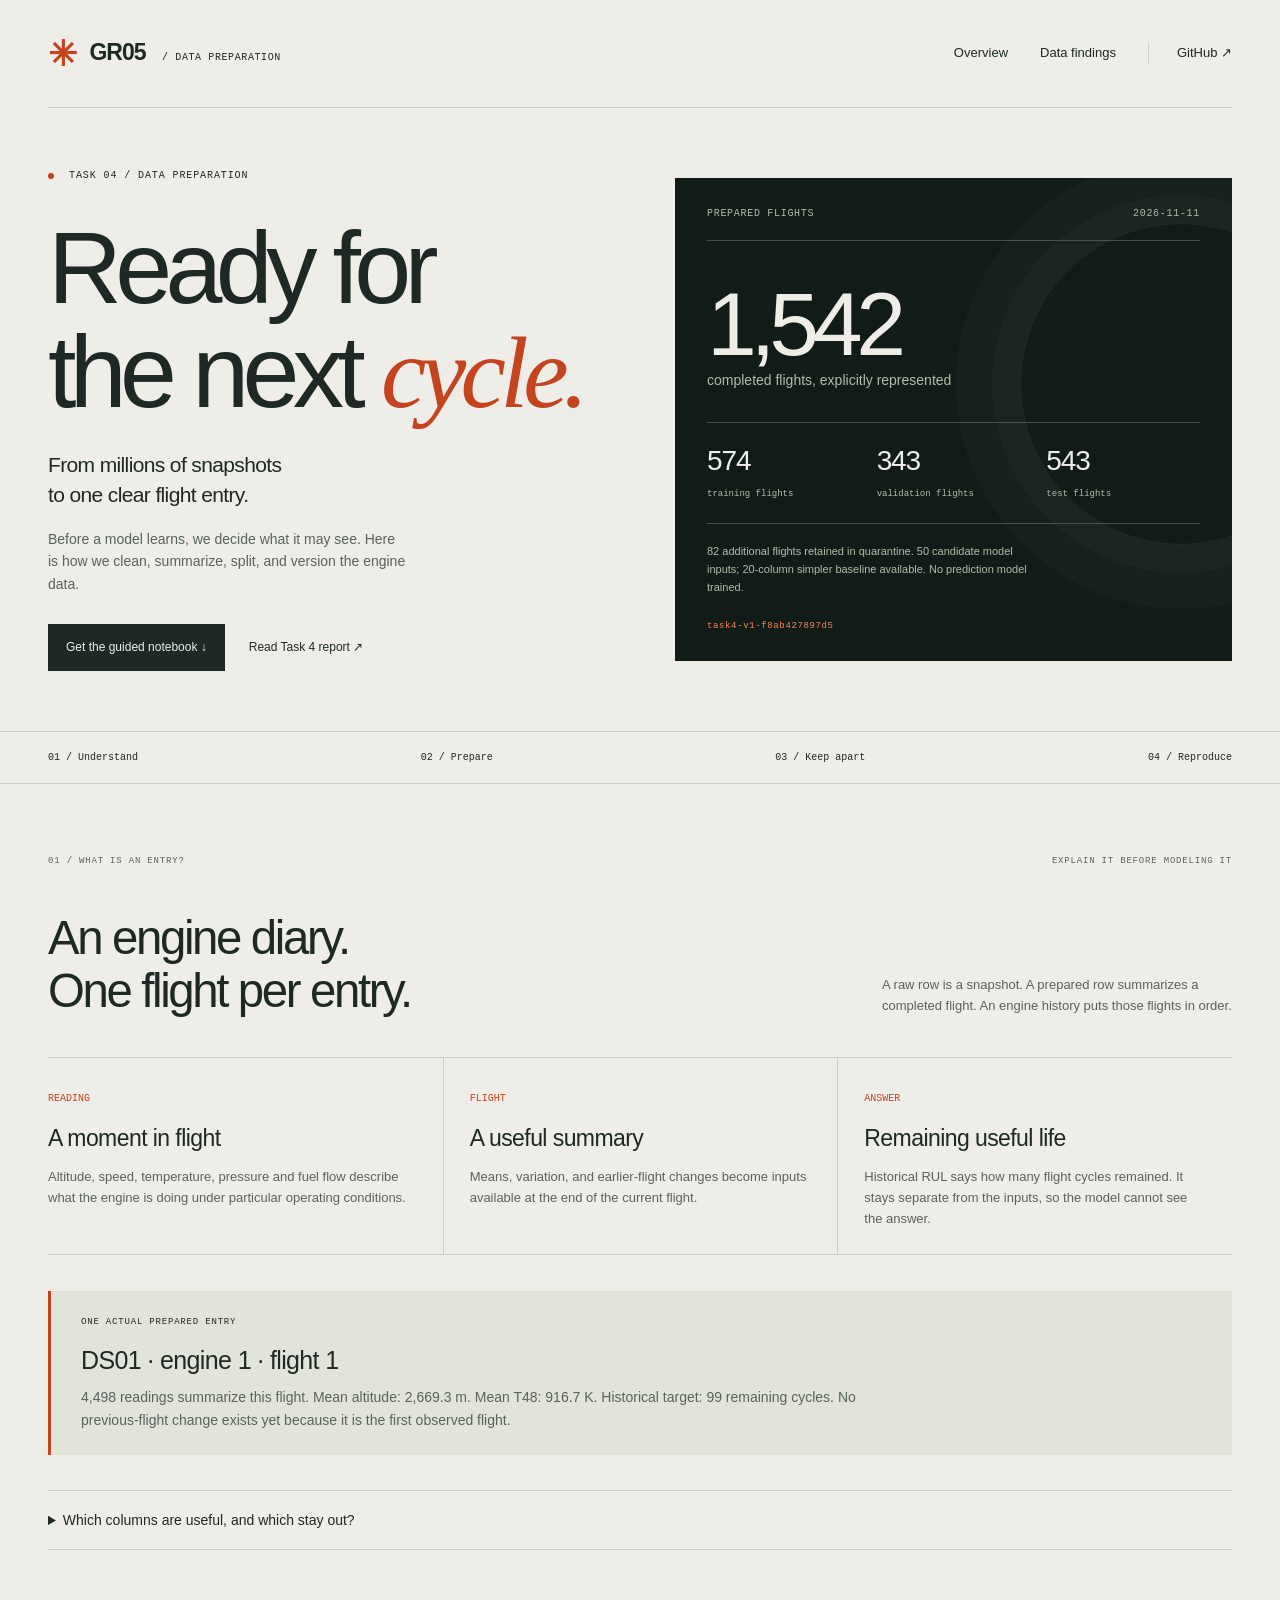
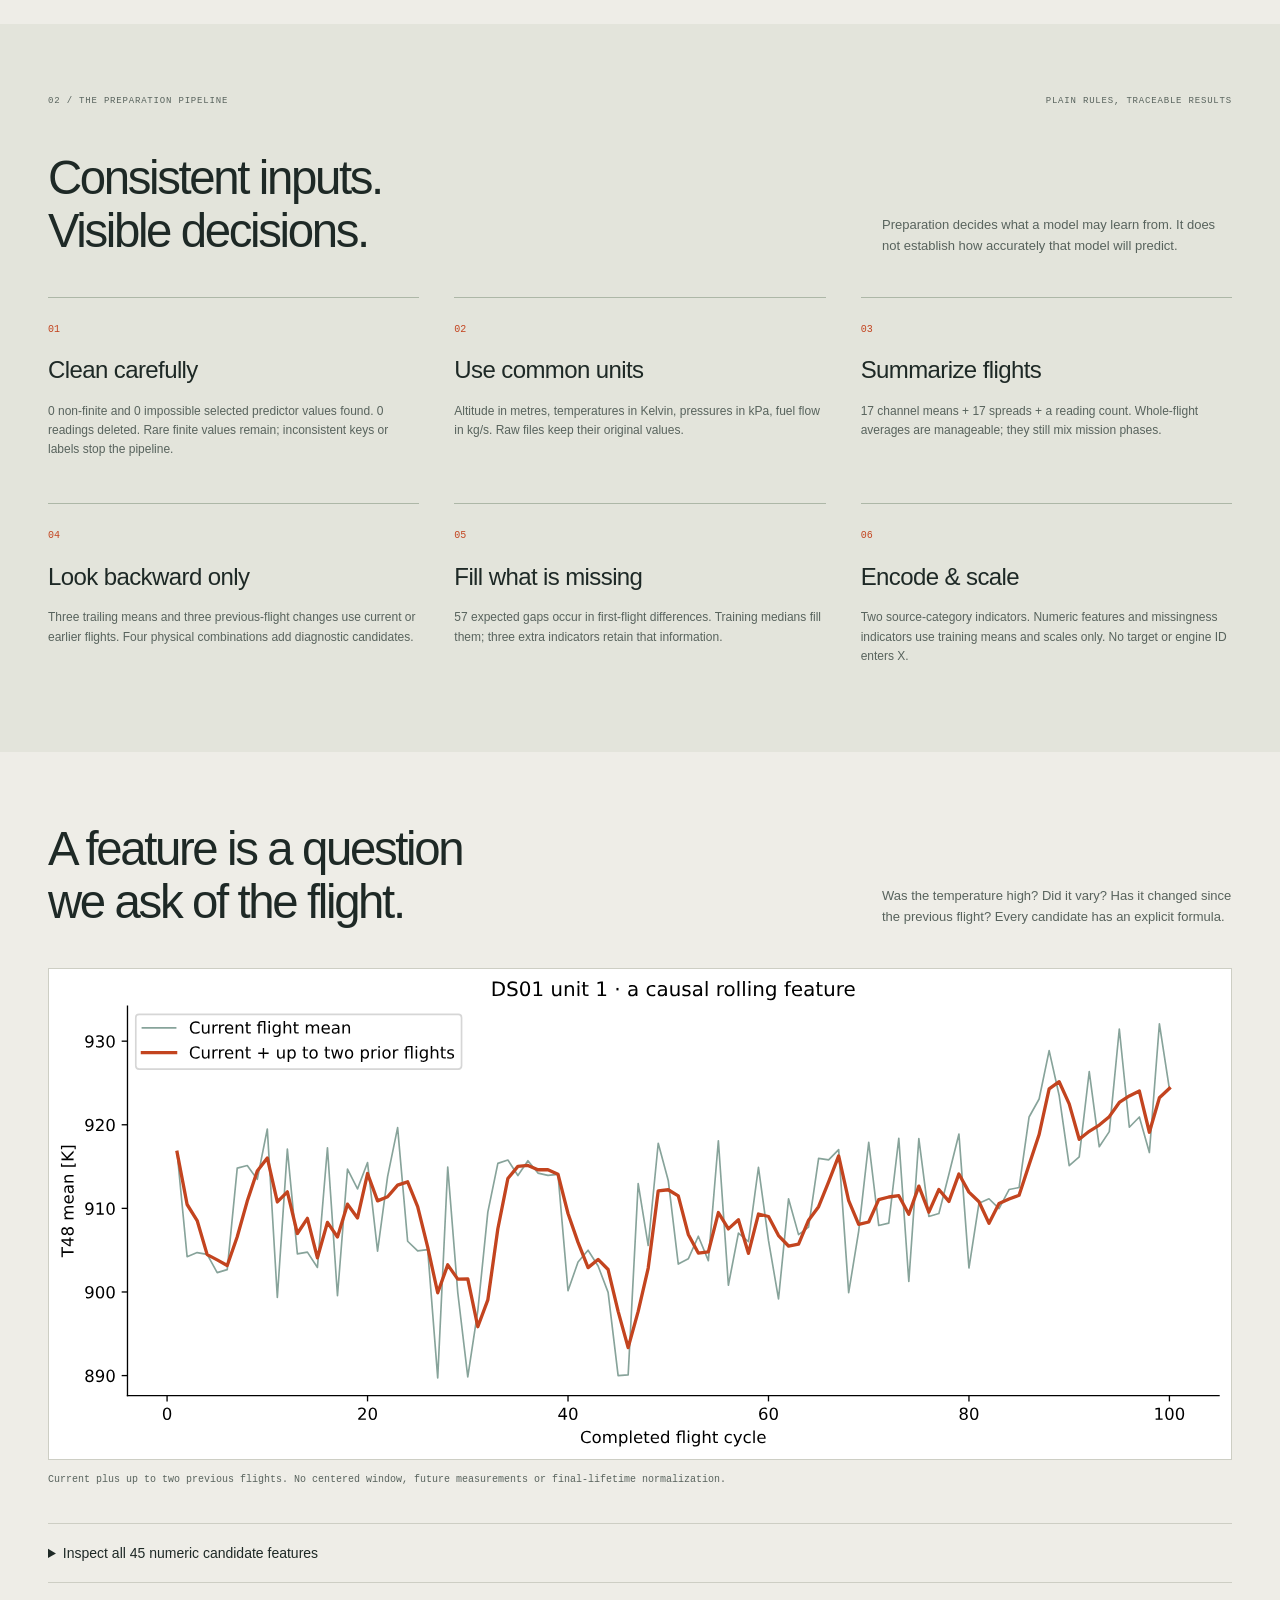
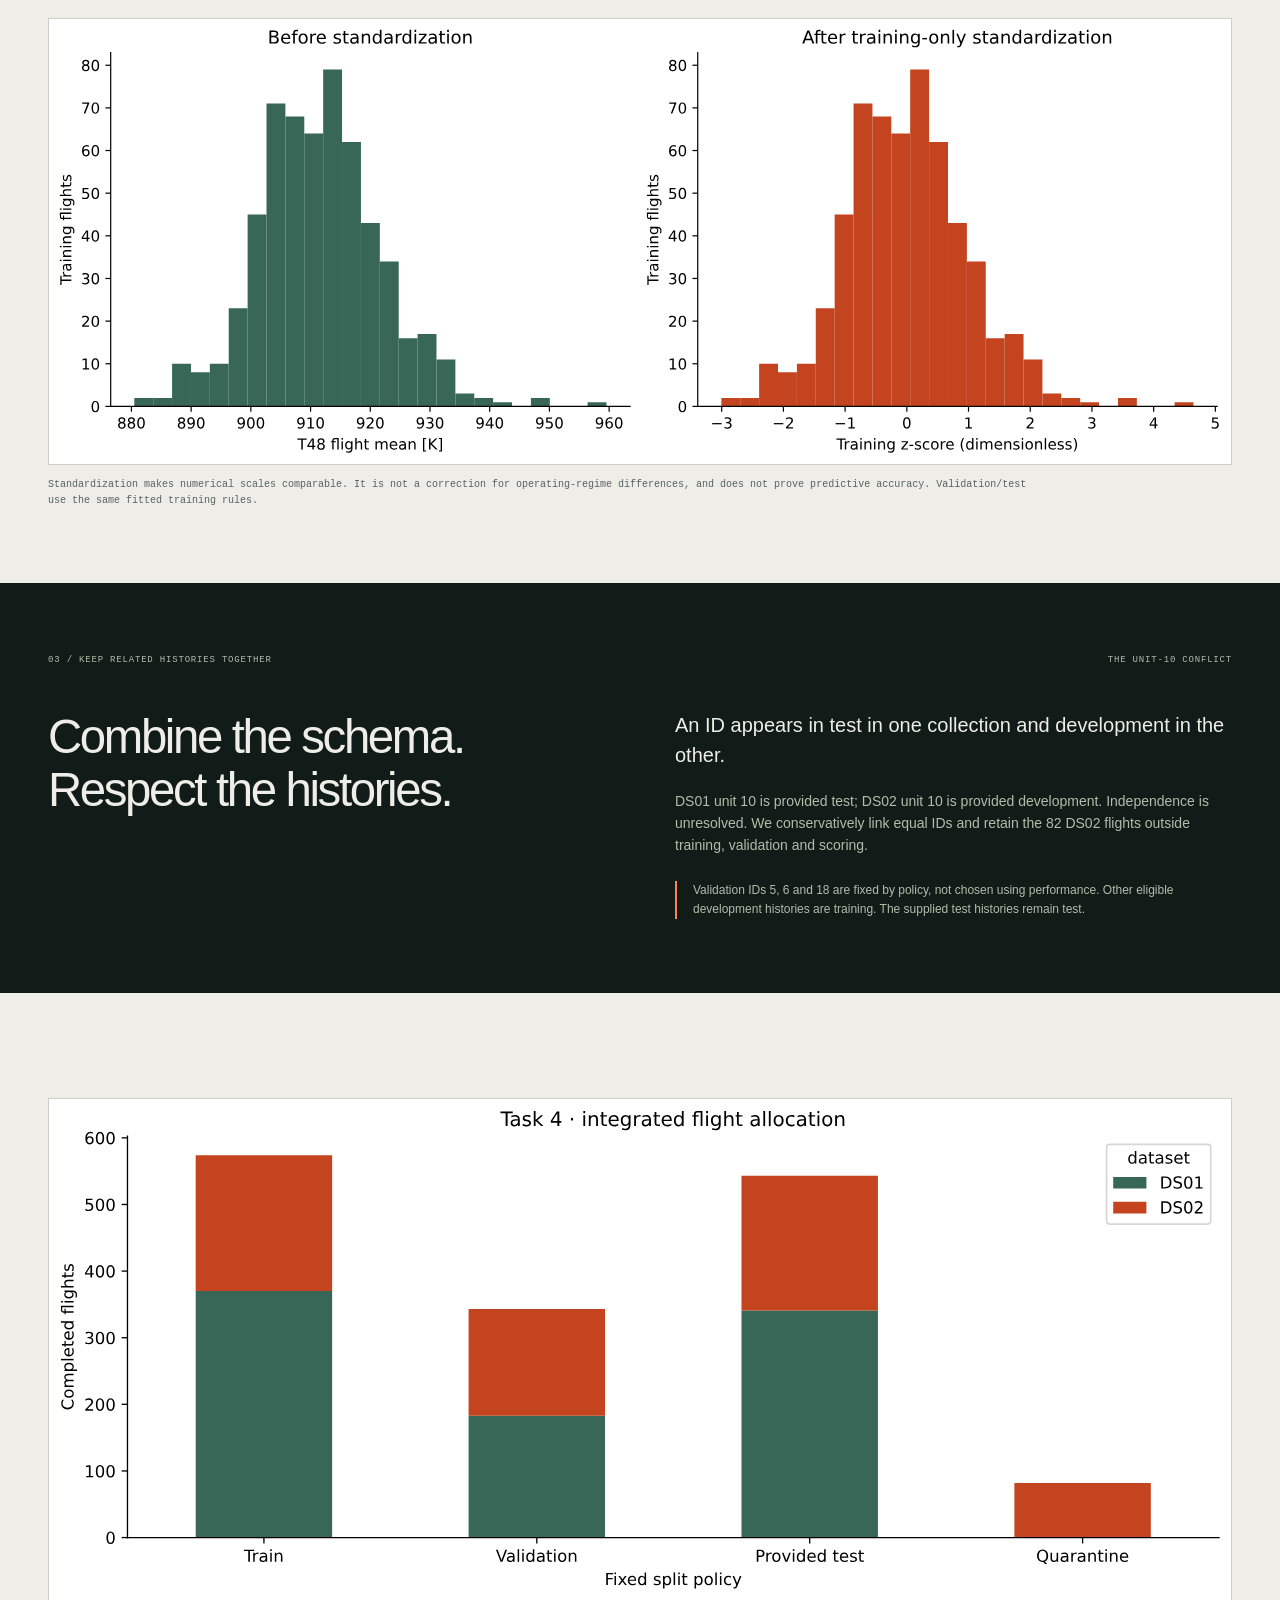
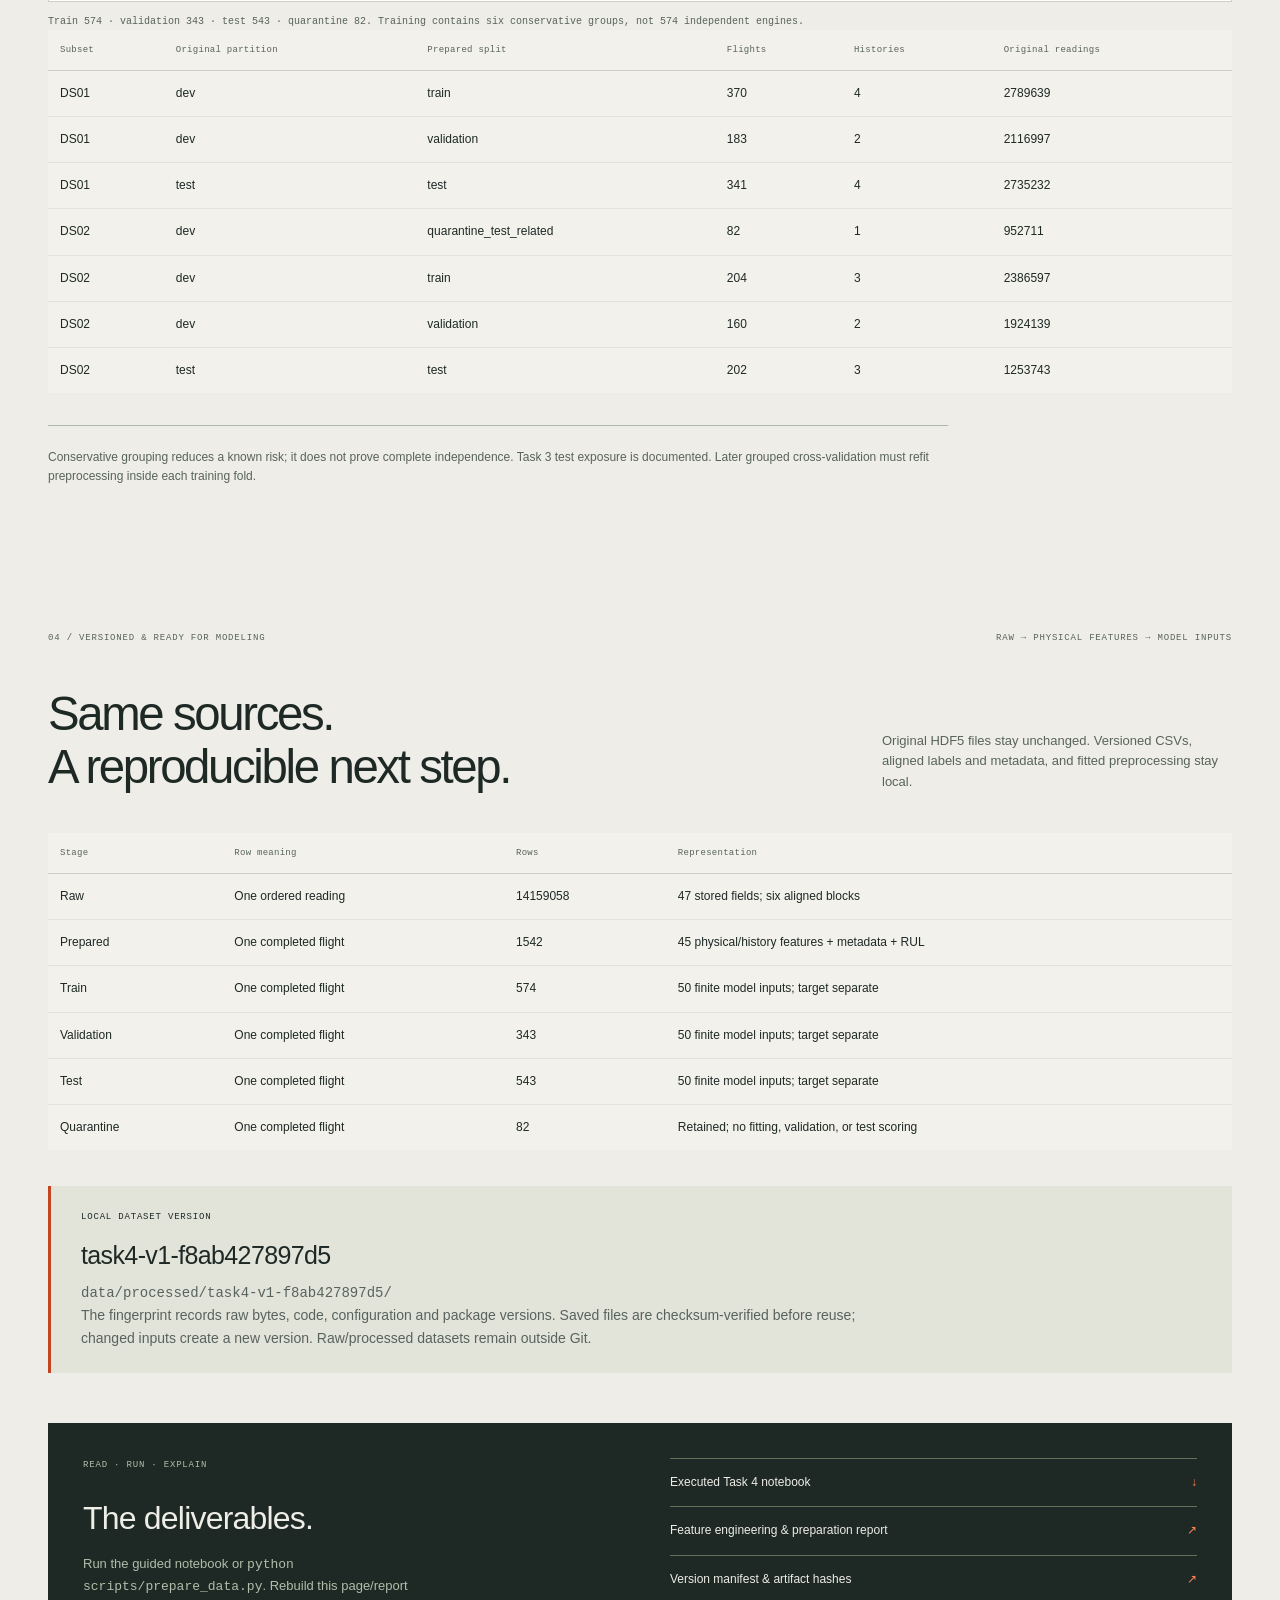
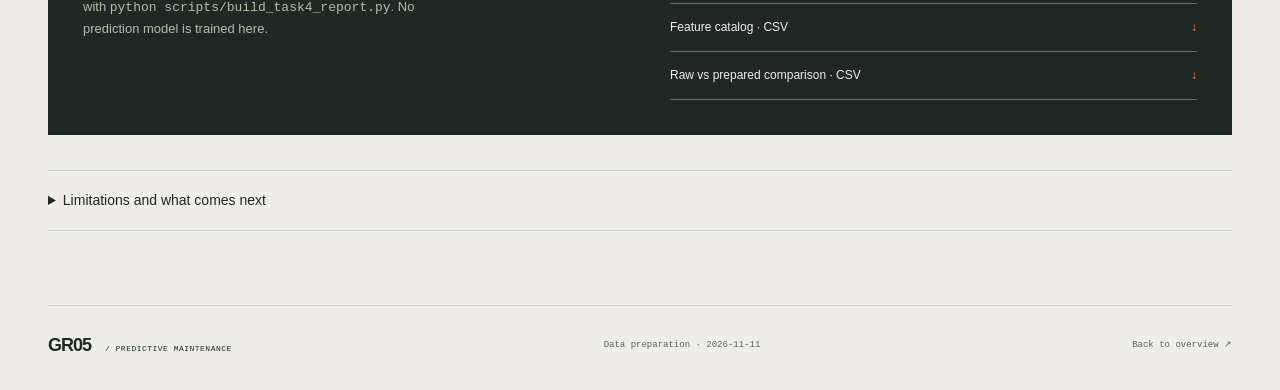
<file: preparation.html>
<!doctype html>
<html lang="en"><head><meta charset="utf-8"><meta name="viewport" content="width=device-width, initial-scale=1"><meta name="description" content="GR05 Task 4: how raw engine readings become versioned, modeling-ready flight data."><meta name="theme-color" content="#eeede7"><title>Ready for the next cycle — GR05</title><link rel="icon" href="assets/favicon.svg" type="image/svg+xml"><link rel="stylesheet" href="assets/site.css"><link rel="stylesheet" href="assets/findings.css"></head>
<body><a class="skip-link" href="#main">Skip to content</a><header class="site-header wrap"><a class="wordmark" href="index.html"><span class="brand-icon" aria-hidden="true">✳</span> GR05<span class="wordmark-detail"> / DATA PREPARATION</span></a><nav aria-label="Main navigation"><a href="index.html">Overview</a><a href="findings.html">Data findings</a><a class="repo-link" href="https://github.com/Cukowski/GR05-Predictive-Maintenance">GitHub ↗</a></nav></header>
<main id="main"><section class="findings-hero wrap" aria-labelledby="page-title"><div><p class="eyebrow"><span class="status-dot orange" aria-hidden="true"></span> TASK 04 / DATA PREPARATION</p><h1 id="page-title">Ready for<br>the next <em>cycle.</em></h1><p class="hero-description">From millions of snapshots<br>to one clear flight entry.</p><p class="hero-context">Before a model learns, we decide what it may see. Here is how we clean, summarize, split, and version the engine data.</p><div class="hero-actions"><a class="button primary" href="notebooks/02-preprocessing.ipynb" download>Get the guided notebook ↓</a><a class="text-link" href="docs/06-data-preparation.md">Read Task 4 report ↗</a></div></div><aside class="evidence-panel" aria-label="Preparation results"><div class="evidence-label">PREPARED FLIGHTS <span>2026-11-11</span></div><span class="big-count">1,542</span><p>completed flights, explicitly represented</p><div class="evidence-facts"><div><strong>574</strong><span>training flights</span></div><div><strong>343</strong><span>validation flights</span></div><div><strong>543</strong><span>test flights</span></div></div><p class="evidence-footnote">82 additional flights retained in quarantine. 50 candidate model inputs; 20-column simpler baseline available. No prediction model trained.</p><span class="evidence-line">task4-v1-f8ab427897d5</span></aside></section>
<nav class="chapter-nav" aria-label="Page sections"><div class="wrap"><a href="#meaning">01 / Understand</a><a href="#prepare">02 / Prepare</a><a href="#split">03 / Keep apart</a><a href="#version">04 / Reproduce</a></div></nav>
<section id="meaning" class="section wrap"><div class="section-label"><span>01 / WHAT IS AN ENTRY?</span><span>EXPLAIN IT BEFORE MODELING IT</span></div><div class="section-heading"><h2>An engine diary.<br>One flight per entry.</h2><p>A raw row is a snapshot. A prepared row summarizes a completed flight. An engine history puts those flights in order.</p></div><div class="concept-flow"><article><span>READING</span><h3>A moment in flight</h3><p>Altitude, speed, temperature, pressure and fuel flow describe what the engine is doing under particular operating conditions.</p></article><article><span>FLIGHT</span><h3>A useful summary</h3><p>Means, variation, and earlier-flight changes become inputs available at the end of the current flight.</p></article><article><span>ANSWER</span><h3>Remaining useful life</h3><p>Historical RUL says how many flight cycles remained. It stays separate from the inputs, so the model cannot see the answer.</p></article></div>
<aside class="insight"><span class="eyebrow">ONE ACTUAL PREPARED ENTRY</span><h3>DS01 · engine 1 · flight 1</h3><p>4,498 readings summarize this flight. Mean altitude: 2,669.3 m. Mean T48: 916.7 K. Historical target: 99 remaining cycles. No previous-flight change exists yet because it is the first observed flight.</p></aside>
<details class="data-details"><summary>Which columns are useful, and which stay out?</summary><div class="table-scroll"><table><thead><tr><th scope="col">Entry type</th><th scope="col">Use</th></tr></thead><tbody><tr><td>Operating conditions W</td><td>4 channels: describe the mission context</td></tr><tr><td>Measured sensors X_s</td><td>13 channels: pressures, temperatures, flows and shaft speeds</td></tr><tr><td>P2</td><td>Confirmed fan-inlet pressure; excluded from this representation</td></tr><tr><td>Unit and cycle</td><td>Order/group metadata, not predictors</td></tr><tr><td>Flight class</td><td>Coverage diagnostics only</td></tr><tr><td>DS01 / DS02</td><td>Source identity encoded as two categorical indicators</td></tr><tr><td>RUL</td><td>Target y, separate from feature matrix X</td></tr><tr><td>Hidden simulator T / X_v / hs</td><td>Excluded from the sensor-based candidate representation</td></tr></tbody></table></div><p>Simulation responses driven by realistic flight profiles are not observations of real engine failures. An ID stored as a number is still a label. Absolute Rankine temperatures become Kelvin, not Celsius.</p></details></section>
<section id="prepare" class="quality-section"><div class="section wrap"><div class="section-label"><span>02 / THE PREPARATION PIPELINE</span><span>PLAIN RULES, TRACEABLE RESULTS</span></div><div class="section-heading"><h2>Consistent inputs.<br>Visible decisions.</h2><p>Preparation decides what a model may learn from. It does not establish how accurately that model will predict.</p></div><div class="quality-grid"><article><span class="quality-index">01</span><h3>Clean carefully</h3><p>0 non-finite and 0 impossible selected predictor values found. 0 readings deleted. Rare finite values remain; inconsistent keys or labels stop the pipeline.</p></article><article><span class="quality-index">02</span><h3>Use common units</h3><p>Altitude in metres, temperatures in Kelvin, pressures in kPa, fuel flow in kg/s. Raw files keep their original values.</p></article><article><span class="quality-index">03</span><h3>Summarize flights</h3><p>17 channel means + 17 spreads + a reading count. Whole-flight averages are manageable; they still mix mission phases.</p></article><article><span class="quality-index">04</span><h3>Look backward only</h3><p>Three trailing means and three previous-flight changes use current or earlier flights. Four physical combinations add diagnostic candidates.</p></article><article><span class="quality-index">05</span><h3>Fill what is missing</h3><p>57 expected gaps occur in first-flight differences. Training medians fill them; three extra indicators retain that information.</p></article><article><span class="quality-index">06</span><h3>Encode & scale</h3><p>Two source-category indicators. Numeric features and missingness indicators use training means and scales only. No target or engine ID enters X.</p></article></div></div></section>
<section class="section wrap"><div class="section-heading"><h2>A feature is a question<br>we ask of the flight.</h2><p>Was the temperature high? Did it vary? Has it changed since the previous flight? Every candidate has an explicit formula.</p></div><figure class="research-figure"><img src="reports/figures/task4_causal_history.svg" width="1000" height="420" alt="DS01 engine 1 current-flight temperature means compared with a trailing three-flight mean using no future flights." loading="lazy"><figcaption>Current plus up to two previous flights. No centered window, future measurements or final-lifetime normalization.</figcaption></figure><details class="data-details"><summary>Inspect all 45 numeric candidate features</summary><div class="table-scroll"><table><thead><tr><th scope="col">Feature</th><th scope="col">Unit</th><th scope="col">Meaning</th></tr></thead><tbody><tr><td>alt_m_mean</td><td>m</td><td>Mean of finite readings in the current completed flight</td></tr><tr><td>alt_m_std</td><td>m</td><td>Sample standard deviation of finite readings in the current flight (ddof=1)</td></tr><tr><td>Mach_mean</td><td>dimensionless</td><td>Mean of finite readings in the current completed flight</td></tr><tr><td>Mach_std</td><td>dimensionless</td><td>Sample standard deviation of finite readings in the current flight (ddof=1)</td></tr><tr><td>TRA_pct_mean</td><td>%</td><td>Mean of finite readings in the current completed flight</td></tr><tr><td>TRA_pct_std</td><td>%</td><td>Sample standard deviation of finite readings in the current flight (ddof=1)</td></tr><tr><td>T2_K_mean</td><td>K</td><td>Mean of finite readings in the current completed flight</td></tr><tr><td>T2_K_std</td><td>K</td><td>Sample standard deviation of finite readings in the current flight (ddof=1)</td></tr><tr><td>T24_K_mean</td><td>K</td><td>Mean of finite readings in the current completed flight</td></tr><tr><td>T24_K_std</td><td>K</td><td>Sample standard deviation of finite readings in the current flight (ddof=1)</td></tr><tr><td>T30_K_mean</td><td>K</td><td>Mean of finite readings in the current completed flight</td></tr><tr><td>T30_K_std</td><td>K</td><td>Sample standard deviation of finite readings in the current flight (ddof=1)</td></tr><tr><td>T48_K_mean</td><td>K</td><td>Mean of finite readings in the current completed flight</td></tr><tr><td>T48_K_std</td><td>K</td><td>Sample standard deviation of finite readings in the current flight (ddof=1)</td></tr><tr><td>T50_K_mean</td><td>K</td><td>Mean of finite readings in the current completed flight</td></tr><tr><td>T50_K_std</td><td>K</td><td>Sample standard deviation of finite readings in the current flight (ddof=1)</td></tr><tr><td>P15_kPa_mean</td><td>kPa</td><td>Mean of finite readings in the current completed flight</td></tr><tr><td>P15_kPa_std</td><td>kPa</td><td>Sample standard deviation of finite readings in the current flight (ddof=1)</td></tr><tr><td>P21_kPa_mean</td><td>kPa</td><td>Mean of finite readings in the current completed flight</td></tr><tr><td>P21_kPa_std</td><td>kPa</td><td>Sample standard deviation of finite readings in the current flight (ddof=1)</td></tr><tr><td>P24_kPa_mean</td><td>kPa</td><td>Mean of finite readings in the current completed flight</td></tr><tr><td>P24_kPa_std</td><td>kPa</td><td>Sample standard deviation of finite readings in the current flight (ddof=1)</td></tr><tr><td>Ps30_kPa_mean</td><td>kPa</td><td>Mean of finite readings in the current completed flight</td></tr><tr><td>Ps30_kPa_std</td><td>kPa</td><td>Sample standard deviation of finite readings in the current flight (ddof=1)</td></tr><tr><td>P40_kPa_mean</td><td>kPa</td><td>Mean of finite readings in the current completed flight</td></tr><tr><td>P40_kPa_std</td><td>kPa</td><td>Sample standard deviation of finite readings in the current flight (ddof=1)</td></tr><tr><td>P50_kPa_mean</td><td>kPa</td><td>Mean of finite readings in the current completed flight</td></tr><tr><td>P50_kPa_std</td><td>kPa</td><td>Sample standard deviation of finite readings in the current flight (ddof=1)</td></tr><tr><td>Nf_rpm_mean</td><td>rpm</td><td>Mean of finite readings in the current completed flight</td></tr><tr><td>Nf_rpm_std</td><td>rpm</td><td>Sample standard deviation of finite readings in the current flight (ddof=1)</td></tr><tr><td>Nc_rpm_mean</td><td>rpm</td><td>Mean of finite readings in the current completed flight</td></tr><tr><td>Nc_rpm_std</td><td>rpm</td><td>Sample standard deviation of finite readings in the current flight (ddof=1)</td></tr><tr><td>Wf_kg_s_mean</td><td>kg/s</td><td>Mean of finite readings in the current completed flight</td></tr><tr><td>Wf_kg_s_std</td><td>kg/s</td><td>Sample standard deviation of finite readings in the current flight (ddof=1)</td></tr><tr><td>n_readings</td><td>readings</td><td>Number of ordered readings in current flight; proxy for observed flight length, not verified seconds</td></tr><tr><td>T48_K_trailing3</td><td>K</td><td>Mean of current and up to 2 previous flight means, within the same history</td></tr><tr><td>T48_K_delta_prev</td><td>K</td><td>Current flight mean minus previous flight mean; missing on first observed flight</td></tr><tr><td>Nc_rpm_trailing3</td><td>rpm</td><td>Mean of current and up to 2 previous flight means, within the same history</td></tr><tr><td>Nc_rpm_delta_prev</td><td>rpm</td><td>Current flight mean minus previous flight mean; missing on first observed flight</td></tr><tr><td>Wf_kg_s_trailing3</td><td>kg/s</td><td>Mean of current and up to 2 previous flight means, within the same history</td></tr><tr><td>Wf_kg_s_delta_prev</td><td>kg/s</td><td>Current flight mean minus previous flight mean; missing on first observed flight</td></tr><tr><td>lpc_pressure_ratio</td><td>dimensionless</td><td>P24 mean / P21 mean, both total pressures</td></tr><tr><td>burner_to_lpt_pressure_ratio</td><td>dimensionless</td><td>P40 mean / P50 mean; diagnostic ratio, not calibrated efficiency</td></tr><tr><td>hpt_to_lpt_temperature_drop_K</td><td>K difference</td><td>T48 mean minus T50 mean; diagnostic temperature difference</td></tr><tr><td>core_to_fan_speed_ratio</td><td>dimensionless</td><td>Nc mean / Nf mean; diagnostic shaft speed ratio</td></tr></tbody></table></div><p>A smaller 20-column baseline selection is also exported. Extra features are candidates to validate later, not evidence of improved prediction.</p></details><figure class="research-figure"><img src="reports/figures/task4_scaling.svg" width="1100" height="420" alt="Histogram of training T48 flight means in Kelvin before scaling and in training standard scores after scaling." loading="lazy"><figcaption>Standardization makes numerical scales comparable. It is not a correction for operating-regime differences, and does not prove predictive accuracy. Validation/test use the same fitted training rules.</figcaption></figure></section>
<section id="split" class="dark-section"><div class="section wrap"><div class="section-label"><span>03 / KEEP RELATED HISTORIES TOGETHER</span><span>THE UNIT-10 CONFLICT</span></div><div class="project-grid"><h2>Combine the schema.<br>Respect the histories.</h2><div><p class="lead">An ID appears in test in one collection and development in the other.</p><p class="dark-copy">DS01 unit 10 is provided test; DS02 unit 10 is provided development. Independence is unresolved. We conservatively link equal IDs and retain the 82 DS02 flights outside training, validation and scoring.</p><p class="dark-note">Validation IDs 5, 6 and 18 are fixed by policy, not chosen using performance. Other eligible development histories are training. The supplied test histories remain test.</p></div></div></div></section>
<section class="section wrap"><figure class="research-figure"><img src="reports/figures/task4_split_allocation.svg" width="1000" height="430" alt="Stacked counts of DS01 and DS02 completed flights allocated to training, validation, provided test and quarantine." loading="lazy"><figcaption>Train 574 · validation 343 · test 543 · quarantine 82. Training contains six conservative groups, not 574 independent engines.</figcaption></figure><div class="table-scroll"><table><thead><tr><th scope="col">Subset</th><th scope="col">Original partition</th><th scope="col">Prepared split</th><th scope="col">Flights</th><th scope="col">Histories</th><th scope="col">Original readings</th></tr></thead><tbody><tr><td>DS01</td><td>dev</td><td>train</td><td>370</td><td>4</td><td>2789639</td></tr><tr><td>DS01</td><td>dev</td><td>validation</td><td>183</td><td>2</td><td>2116997</td></tr><tr><td>DS01</td><td>test</td><td>test</td><td>341</td><td>4</td><td>2735232</td></tr><tr><td>DS02</td><td>dev</td><td>quarantine_test_related</td><td>82</td><td>1</td><td>952711</td></tr><tr><td>DS02</td><td>dev</td><td>train</td><td>204</td><td>3</td><td>2386597</td></tr><tr><td>DS02</td><td>dev</td><td>validation</td><td>160</td><td>2</td><td>1924139</td></tr><tr><td>DS02</td><td>test</td><td>test</td><td>202</td><td>3</td><td>1253743</td></tr></tbody></table></div><p class="quality-footnote">Conservative grouping reduces a known risk; it does not prove complete independence. Task 3 test exposure is documented. Later grouped cross-validation must refit preprocessing inside each training fold.</p></section>
<section id="version" class="section wrap"><div class="section-label"><span>04 / VERSIONED & READY FOR MODELING</span><span>RAW → PHYSICAL FEATURES → MODEL INPUTS</span></div><div class="section-heading"><h2>Same sources.<br>A reproducible next step.</h2><p>Original HDF5 files stay unchanged. Versioned CSVs, aligned labels and metadata, and fitted preprocessing stay local.</p></div><div class="table-scroll"><table><thead><tr><th scope="col">Stage</th><th scope="col">Row meaning</th><th scope="col">Rows</th><th scope="col">Representation</th></tr></thead><tbody><tr><td>Raw</td><td>One ordered reading</td><td>14159058</td><td>47 stored fields; six aligned blocks</td></tr><tr><td>Prepared</td><td>One completed flight</td><td>1542</td><td>45 physical/history features + metadata + RUL</td></tr><tr><td>Train</td><td>One completed flight</td><td>574</td><td>50 finite model inputs; target separate</td></tr><tr><td>Validation</td><td>One completed flight</td><td>343</td><td>50 finite model inputs; target separate</td></tr><tr><td>Test</td><td>One completed flight</td><td>543</td><td>50 finite model inputs; target separate</td></tr><tr><td>Quarantine</td><td>One completed flight</td><td>82</td><td>Retained; no fitting, validation, or test scoring</td></tr></tbody></table></div><aside class="insight"><span class="eyebrow">LOCAL DATASET VERSION</span><h3>task4-v1-f8ab427897d5</h3><p><code>data/processed/task4-v1-f8ab427897d5/</code></p><p>The fingerprint records raw bytes, code, configuration and package versions. Saved files are checksum-verified before reuse; changed inputs create a new version. Raw/processed datasets remain outside Git.</p></aside><div class="evidence-downloads"><div><p class="eyebrow">READ · RUN · EXPLAIN</p><h3>The deliverables.</h3><p>Run the guided notebook or <code>python scripts/prepare_data.py</code>. Rebuild this page/report with <code>python scripts/build_task4_report.py</code>. No prediction model is trained here.</p></div><div class="download-links"><a href="notebooks/02-preprocessing.ipynb" download>Executed Task 4 notebook <span>↓</span></a><a href="docs/06-data-preparation.md">Feature engineering & preparation report <span>↗</span></a><a href="reports/results/task4/manifest.json">Version manifest & artifact hashes <span>↗</span></a><a href="reports/results/task4/feature_catalog.csv" download>Feature catalog · CSV <span>↓</span></a><a href="reports/results/task4/raw_processed_comparison.csv" download>Raw vs prepared comparison · CSV <span>↓</span></a></div></div><details class="data-details"><summary>Limitations and what comes next</summary><p>Only a few engine groups, phase mixing, collection effects and unresolved cross-subset independence limit conclusions. Current source labels are recorded; original local download-version matching remains unproven. The candidate features are not validated indicators of wear.</p><p>Next: fit a transparent baseline, compare simple regressors with development-engine validation, then evaluate final test. Report MAE/RMSE in flight cycles and per-engine errors. No operational aviation suitability or measured savings is claimed.</p><p>Task requirements: supplied Project Tasks V4.0 PDF, p. 2, dated 26 October 2026. More context: <a href="findings.html">Task 3 findings</a>, <a href="docs/ai-use-log.md">AI assistance disclosure</a>, and the official scikit-learn sources linked in the report.</p></details></section></main><footer class="wrap site-footer"><a class="wordmark" href="index.html">GR05 <span class="wordmark-detail">/ PREDICTIVE MAINTENANCE</span></a><p>Data preparation · 2026-11-11</p><a href="index.html">Back to overview ↗</a></footer></body></html>
</file>
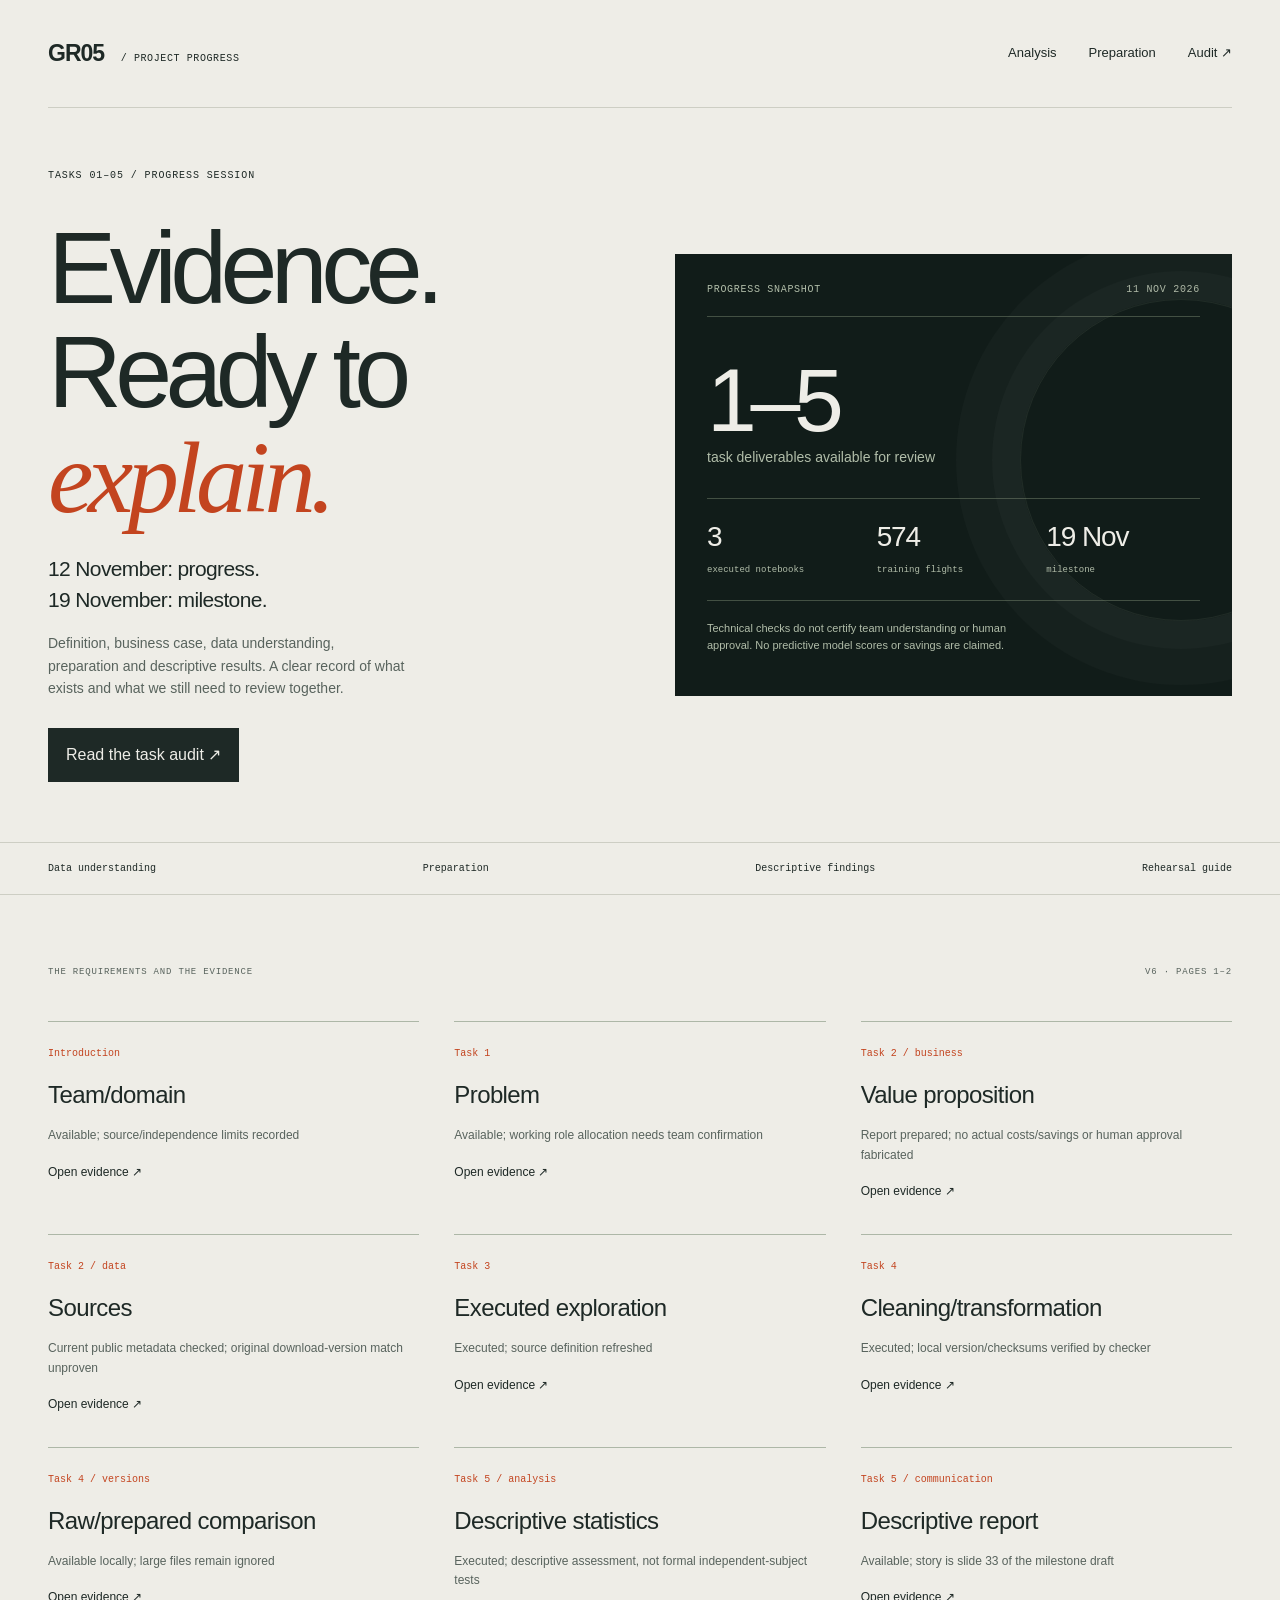
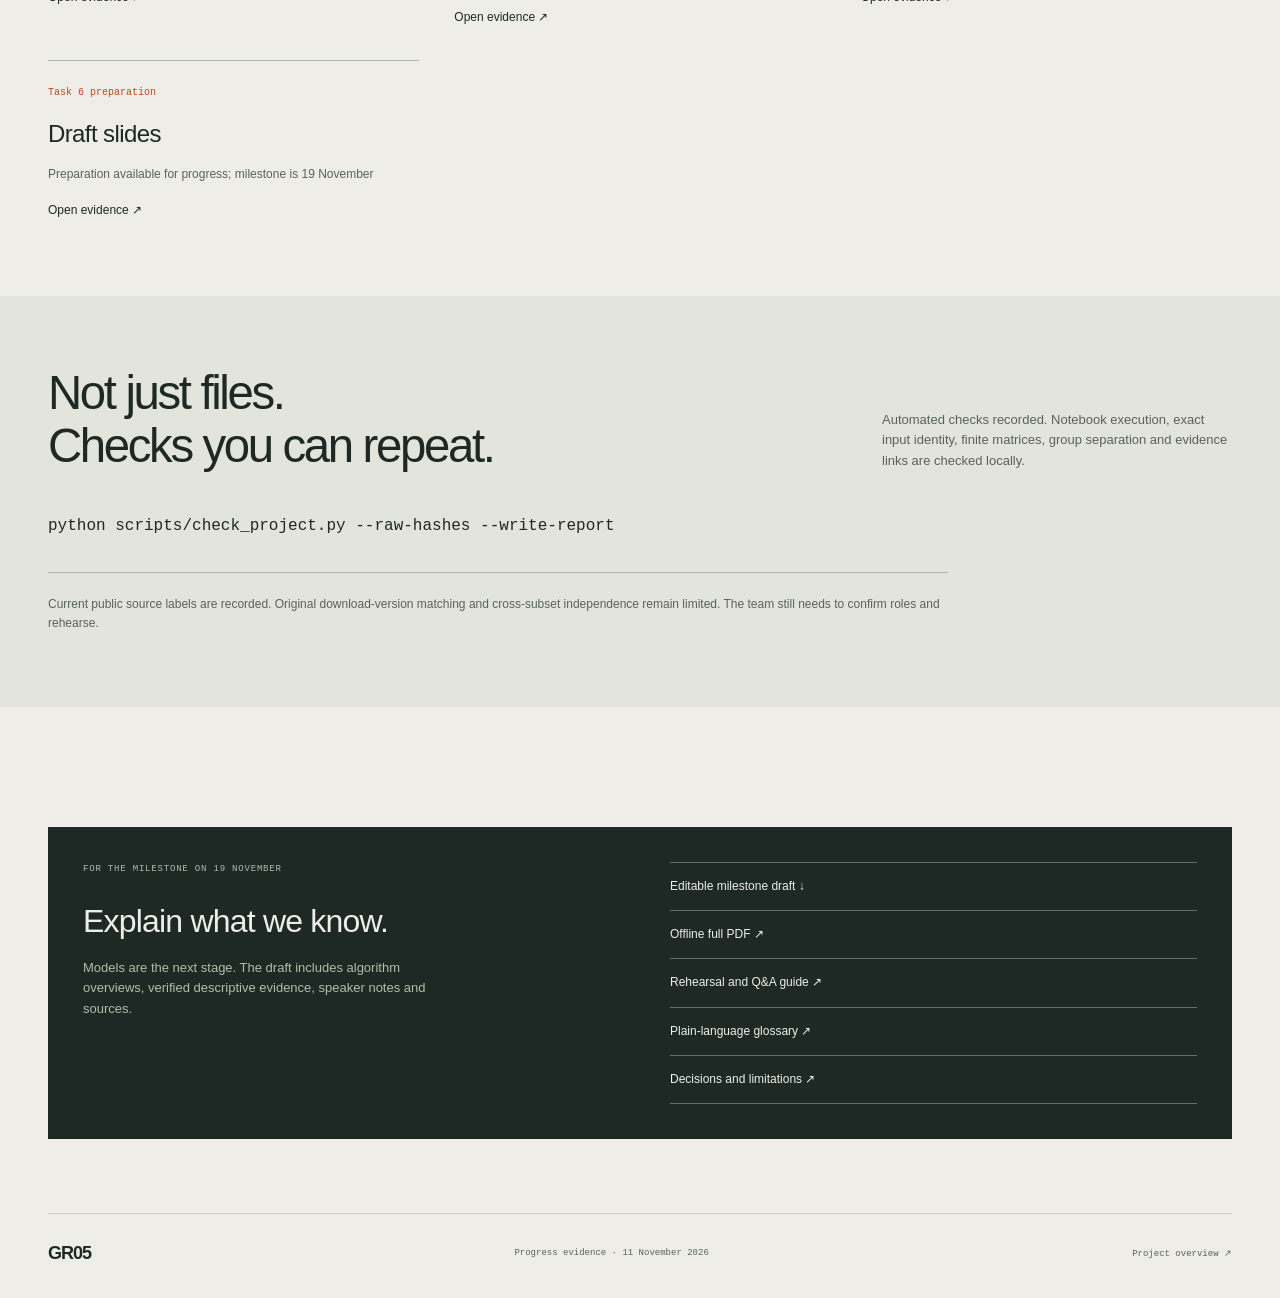
<file: progress.html>
<!doctype html><html lang="en"><head><meta charset="utf-8"><meta name="viewport" content="width=device-width, initial-scale=1"><title>Progress, clearly — GR05</title><meta name="description" content="GR05 Tasks 1–5 progress, reproducible evidence and milestones: 12 November preparation, 19 November presentation."><link rel="icon" href="assets/favicon.svg" type="image/svg+xml"><link rel="stylesheet" href="assets/site.css"><link rel="stylesheet" href="assets/findings.css"></head><body><a class="skip-link" href="#main">Skip to content</a><header class="site-header wrap"><a class="wordmark" href="index.html">GR05<span class="wordmark-detail"> / PROJECT PROGRESS</span></a><nav aria-label="Main navigation"><a href="analysis.html">Analysis</a><a href="preparation.html">Preparation</a><a href="docs/08-progress-audit.md">Audit ↗</a></nav></header><main id="main"><section class="findings-hero wrap"><div><p class="eyebrow">TASKS 01–05 / PROGRESS SESSION</p><h1>Evidence.<br>Ready to <em>explain.</em></h1><p class="hero-description">12 November: progress.<br>19 November: milestone.</p><p class="hero-context">Definition, business case, data understanding, preparation and descriptive results. A clear record of what exists and what we still need to review together.</p><a class="button primary" href="docs/08-progress-audit.md">Read the task audit ↗</a></div><aside class="evidence-panel"><div class="evidence-label">PROGRESS SNAPSHOT <span>11 NOV 2026</span></div><span class="big-count">1–5</span><p>task deliverables available for review</p><div class="evidence-facts"><div><strong>3</strong><span>executed notebooks</span></div><div><strong>574</strong><span>training flights</span></div><div><strong>19 Nov</strong><span>milestone</span></div></div><p class="evidence-footnote">Technical checks do not certify team understanding or human approval. No predictive model scores or savings are claimed.</p></aside></section><nav class="chapter-nav" aria-label="Evidence sections"><div class="wrap"><a href="findings.html">Data understanding</a><a href="preparation.html">Preparation</a><a href="analysis.html">Descriptive findings</a><a href="presentations/milestone/readiness-guide.md">Rehearsal guide</a></div></nav><section class="section wrap"><div class="section-label"><span>THE REQUIREMENTS AND THE EVIDENCE</span><span>V6 · PAGES 1–2</span></div><div class="quality-grid"><article><span class="quality-index">Introduction</span><h3>Team/domain</h3><p>Available; source/independence limits recorded</p><a class="text-link" href="docs/glossary.md">Open evidence ↗</a></article><article><span class="quality-index">Task 1</span><h3>Problem</h3><p>Available; working role allocation needs team confirmation</p><a class="text-link" href="docs/01-project-definition.md">Open evidence ↗</a></article><article><span class="quality-index">Task 2 / business</span><h3>Value proposition</h3><p>Report prepared; no actual costs/savings or human approval fabricated</p><a class="text-link" href="docs/02-business-case.md">Open evidence ↗</a></article><article><span class="quality-index">Task 2 / data</span><h3>Sources</h3><p>Current public metadata checked; original download-version match unproven</p><a class="text-link" href="docs/03-data-inventory-access.md">Open evidence ↗</a></article><article><span class="quality-index">Task 3</span><h3>Executed exploration</h3><p>Executed; source definition refreshed</p><a class="text-link" href="notebooks/01-data-understanding.ipynb">Open evidence ↗</a></article><article><span class="quality-index">Task 4</span><h3>Cleaning/transformation</h3><p>Executed; local version/checksums verified by checker</p><a class="text-link" href="notebooks/02-preprocessing.ipynb">Open evidence ↗</a></article><article><span class="quality-index">Task 4 / versions</span><h3>Raw/prepared comparison</h3><p>Available locally; large files remain ignored</p><a class="text-link" href="reports/results/task4/manifest.json">Open evidence ↗</a></article><article><span class="quality-index">Task 5 / analysis</span><h3>Descriptive statistics</h3><p>Executed; descriptive assessment, not formal independent-subject tests</p><a class="text-link" href="notebooks/03-descriptive-analysis.ipynb">Open evidence ↗</a></article><article><span class="quality-index">Task 5 / communication</span><h3>Descriptive report</h3><p>Available; story is slide 33 of the milestone draft</p><a class="text-link" href="docs/07-task5-descriptive-analysis.md">Open evidence ↗</a></article><article><span class="quality-index">Task 6 preparation</span><h3>Draft slides</h3><p>Preparation available for progress; milestone is 19 November</p><a class="text-link" href="presentations/milestone/GR05-milestone-draft.pptx">Open evidence ↗</a></article></div></section><section class="quality-section"><div class="section wrap"><div class="section-heading"><h2>Not just files.<br>Checks you can repeat.</h2><p>Automated checks recorded. Notebook execution, exact input identity, finite matrices, group separation and evidence links are checked locally.</p></div><p><code>python scripts/check_project.py --raw-hashes --write-report</code></p><p class="quality-footnote">Current public source labels are recorded. Original download-version matching and cross-subset independence remain limited. The team still needs to confirm roles and rehearse.</p></div></section><section class="section wrap"><div class="evidence-downloads"><div><p class="eyebrow">FOR THE MILESTONE ON 19 NOVEMBER</p><h3>Explain what we know.</h3><p>Models are the next stage. The draft includes algorithm overviews, verified descriptive evidence, speaker notes and sources.</p></div><div class="download-links"><a href="presentations/milestone/GR05-milestone-draft.pptx" download>Editable milestone draft ↓</a><a href="presentations/milestone/GR05-milestone-draft.pdf">Offline full PDF ↗</a><a href="presentations/milestone/readiness-guide.md">Rehearsal and Q&amp;A guide ↗</a><a href="docs/glossary.md">Plain-language glossary ↗</a><a href="docs/decisions.md">Decisions and limitations ↗</a></div></div></section></main><footer class="wrap site-footer"><a class="wordmark" href="index.html">GR05</a><p>Progress evidence · 11 November 2026</p><a href="index.html">Project overview ↗</a></footer></body></html>
</file>
<file: assets/site.css>
:root{--paper:#eeede7;--ink:#1e2926;--muted:#58635d;--line:#cdcec4;--accent:#c3441f;--orange:#ff8455;--dark:#111c19;--mono:ui-monospace,SFMono-Regular,Consolas,monospace;--sans:"Helvetica Neue",Helvetica,Arial,sans-serif}
*{box-sizing:border-box}html{scroll-behavior:smooth;scroll-padding-top:25px}body{margin:0;background:var(--paper);color:var(--ink);font:16px/1.6 var(--sans);-webkit-font-smoothing:antialiased}a{color:inherit;text-decoration:none}a:hover{text-decoration:underline;text-underline-offset:5px}button{font:inherit}button,a{-webkit-tap-highlight-color:transparent}a:focus-visible,button:focus-visible{outline:3px solid var(--accent);outline-offset:6px}.wrap{width:min(1280px,calc(100% - 96px));margin-inline:auto}.skip-link{position:fixed;top:-100px;left:16px;background:var(--paper);padding:12px;z-index:10}.skip-link:focus{top:16px}.site-header{display:flex;justify-content:space-between;align-items:center;gap:24px;min-height:108px;border-bottom:1px solid var(--line)}.wordmark{font-size:23px;font-weight:800;letter-spacing:-1px;white-space:nowrap}.brand-icon{color:var(--accent);font-size:35px;vertical-align:middle;margin-right:8px}.wordmark-detail{font:10px var(--mono);letter-spacing:.06em;margin-left:10px}.site-header nav{display:flex;align-items:center;gap:32px;font-size:13px}.repo-link{border-left:1px solid var(--line);padding-left:28px}.repo-link span{margin-left:14px}.hero{display:grid;grid-template-columns:1fr 1fr;gap:52px;align-items:center;padding-top:58px;padding-bottom:65px}.eyebrow,.section-label,.panel-top,.panel-bottom,.hero-footnote,.spec-grid dt,.step-state,.pending-label,.side-label,.engine-axis{font-family:var(--mono);font-size:10px;letter-spacing:.09em}.eyebrow{display:flex;align-items:center;gap:10px;margin:0 0 32px}.status-dot{display:inline-block;flex-shrink:0;width:6px;height:6px;background:#5e8170;border-radius:50%}.status-dot.orange{background:var(--accent);margin-right:5px}h1,h2,h3,p{margin-top:0}h1{font-size:clamp(56px,6.5vw,94px);font-weight:500;line-height:1.02;letter-spacing:-.065em;margin-bottom:24px}h1 em{font-family:Georgia,"Times New Roman",serif;font-weight:400;color:var(--accent);letter-spacing:-.055em}.hero-description{font-size:21px;line-height:1.45;letter-spacing:-.03em;margin-bottom:17px}.hero-context{max-width:360px;font-size:14px;color:var(--muted);margin-bottom:29px}.hero-actions{display:flex;align-items:center;gap:24px;font-size:12px}.button{display:inline-flex;align-items:center;justify-content:space-between;gap:22px;padding:14px 18px}.primary{background:var(--ink);color:var(--paper)}.primary:hover{background:var(--accent);text-decoration:none}.text-link{font-size:12px;display:inline-flex;gap:18px;align-items:center}.hero-footnote{color:var(--muted);line-height:1.7;margin:40px 0 0;font-size:9px}.engine-panel{margin:0;position:relative;background:var(--dark);color:#c6cebd;align-self:stretch;display:flex;flex-direction:column;min-width:0;overflow:hidden;background-image:linear-gradient(#24332b55 1px,transparent 1px),linear-gradient(90deg,#24332b55 1px,transparent 1px);background-size:42px 42px}.panel-top,.panel-bottom{display:flex;align-items:center;justify-content:space-between;gap:12px;position:relative;z-index:1;padding:20px 22px;font-size:9px}.panel-top{border-bottom:1px solid #354036}.panel-top>span:first-child{display:flex;align-items:center;gap:8px}.panel-top .status-dot{background:#b6c49d}.panel-bottom{margin-top:auto;border-top:1px solid #354036;min-height:62px;letter-spacing:.03em;color:#a9b6a8}.engine-stage{position:relative;display:grid;place-items:center;flex:1;padding:22px 28px;min-height:350px}.engine{display:block;width:100%;max-width:510px;filter:drop-shadow(0 18px 14px #0009)}.rotor{transform-origin:300px 300px;animation:rotate 26s linear infinite;animation-play-state:paused}.motion-ready .rotor{animation-play-state:running}.motion-paused .rotor{animation-play-state:paused}.motion-toggle{border:0;background:transparent;color:#e2e7d7;padding:5px 0;font:9px var(--mono);cursor:pointer;white-space:nowrap}.motion-toggle:hover{color:var(--orange)}.motion-toggle span{padding-left:6px}.side-label{position:absolute;left:12px;top:50%;writing-mode:vertical-rl;transform:translateY(-50%) rotate(180deg);font-size:8px;color:#9bab9c}.engine-axis{position:absolute;right:14px;bottom:14px;color:#a8b4a3;font-size:8px}.crosshair{position:absolute;left:50%;width:1px;height:18px;background:#748570}.crosshair-top{top:0}.crosshair-bottom{bottom:0}.spec-strip{border-top:1px solid var(--line);border-bottom:1px solid var(--line)}.spec-grid{display:grid;grid-template-columns:repeat(4,1fr);margin-top:0;margin-bottom:0;padding-block:27px}.spec-grid>div{padding-left:24px;border-left:1px solid var(--line)}.spec-grid>div:first-child{padding-left:0;border:0}.spec-grid dt{font-size:9px;color:var(--muted);margin-bottom:7px}.spec-grid dd{margin:0;font-size:13px}.section{padding-top:70px;padding-bottom:74px}.section-label{display:flex;justify-content:space-between;color:var(--muted);font-size:9px;margin-bottom:42px}.project-grid{display:grid;grid-template-columns:1fr 1fr;gap:70px}h2{font-size:clamp(32px,3.7vw,50px);font-weight:500;letter-spacing:-.05em;line-height:1.12;margin-bottom:0}.project-copy{max-width:540px;color:var(--muted);font-size:14px}.project-copy .lead{color:var(--ink);font-size:21px;line-height:1.5;letter-spacing:-.025em}.source-note{border-left:2px solid var(--accent);padding-left:16px;margin-block:24px;font-size:12px}.project-copy .text-link{color:var(--ink)}.progress-section{background:#e3e4db}.section-heading{display:flex;justify-content:space-between;gap:40px;align-items:flex-end;margin-bottom:40px}.section-heading>p{font-size:13px;color:var(--muted);max-width:350px;margin-bottom:0}.flight-plan{list-style:none;padding:0;margin:0;display:grid;grid-template-columns:repeat(4,1fr);gap:26px}.flight-plan li{border-top:2px solid #b8beb3;padding-top:20px;display:flex;flex-direction:column}.flight-plan .complete{border-color:#547360}.flight-plan .current{border-color:var(--accent)}.step-state{font-size:9px;color:var(--muted)}.complete .step-state{color:#3b614b}.current .step-state{color:var(--accent)}h3{font-size:18px;letter-spacing:-.025em;font-weight:500;margin:18px 0 10px}.flight-plan p{font-size:13px;color:var(--muted);margin-bottom:15px;max-width:245px}.flight-plan a{font-size:11px;align-self:flex-start;margin-top:auto}.flight-plan a span{margin-left:16px}.findings-grid{display:grid;grid-template-columns:repeat(3,1fr);border-block:1px solid var(--line)}.findings-grid article{padding:28px 30px 30px;border-left:1px solid var(--line);display:flex;flex-direction:column}.findings-grid article:first-child{border-left:0;padding-left:0}.finding-number{font-family:Georgia,serif;font-size:32px;color:var(--accent);font-style:italic}.findings-grid h3{font-size:21px;margin-top:20px}.findings-grid p{color:var(--muted);font-size:13px;max-width:310px;margin-bottom:28px}.pending-label{font-size:9px;color:var(--muted);margin-top:auto;display:flex;align-items:center;gap:8px}.pending-label:before{content:"";width:5px;height:5px;border:1px solid var(--muted);border-radius:50%}.team-section{border-top:1px solid var(--line);padding-block:54px 68px;display:grid;grid-template-columns:1fr 1fr;gap:70px}.team-section .eyebrow{color:var(--muted);font-size:9px;margin-bottom:20px}.team-section h2{font-size:36px}.team-copy{font-size:12px;color:var(--muted)}.team-names{font-size:20px;color:var(--ink);line-height:1.5;letter-spacing:-.03em}.team-copy .text-link{margin-top:6px;color:var(--ink)}.site-footer{border-top:1px solid var(--line);display:flex;justify-content:space-between;align-items:center;gap:20px;padding-block:25px 32px}.site-footer .wordmark{font-size:18px}.site-footer .wordmark-detail{font-size:8px}.site-footer p,.site-footer>a:last-child{margin:0;font:9px var(--mono);color:var(--muted)}@keyframes rotate{to{transform:rotate(360deg)}}
@media(min-width:1440px){.hero{gap:80px}.hero-context{max-width:400px}.hero{padding-block:70px}.engine-stage{padding:25px 40px}}
@media(max-width:1050px){.wrap{width:calc(100% - 56px)}.hero{gap:30px}.wordmark-detail{display:none}.hero-actions{gap:14px;flex-wrap:wrap}.engine-stage{min-height:300px;padding-inline:20px}.panel-top,.panel-bottom{padding-inline:14px}.panel-bottom{flex-wrap:wrap}.spec-grid{grid-template-columns:1fr 1fr;gap:22px}.spec-grid>div:nth-child(3){border:0;padding-left:0}.section-heading{align-items:flex-start}.flight-plan{grid-template-columns:1fr 1fr;row-gap:30px}.project-grid,.team-section{gap:35px}.site-header nav{gap:22px}}
@media(max-width:650px){.wrap{width:calc(100% - 36px)}.site-header{min-height:80px;gap:12px}.wordmark{font-size:20px}.brand-icon{font-size:27px;margin-right:3px}.site-header nav{gap:14px;font-size:11px}.repo-link{padding-left:0;border:0}.repo-link span{margin-left:2px}.hero{grid-template-columns:1fr;padding-block:34px 36px;gap:32px}.eyebrow{font-size:9px;margin-bottom:24px}h1{font-size:66px}.hero-description{font-size:20px}.hero-context{max-width:100%}.hero-footnote{margin-top:25px}.engine-stage{min-height:0;padding:18px 28px}.engine{max-width:390px}.panel-bottom{flex-wrap:nowrap;font-size:8px}.motion-toggle{font-size:8px}.spec-grid{gap:20px 10px;padding-block:24px}.spec-grid>div{padding-left:12px}.spec-grid dd{font-size:11px}.spec-grid dt{font-size:8px}.section{padding-block:43px}.section-label{font-size:8px;margin-bottom:28px;gap:20px}.section-label>span:last-child{text-align:right}.project-grid,.team-section{grid-template-columns:1fr;gap:24px}.project-copy .lead{font-size:19px}.section-heading{flex-direction:column;gap:20px;margin-bottom:30px}.section-heading>p{max-width:100%}h2{font-size:36px}.flight-plan{gap:24px 18px}.flight-plan h3{font-size:17px}.flight-plan p{font-size:12px}.step-state{font-size:8px}.findings-grid{grid-template-columns:1fr}.findings-grid article,.findings-grid article:first-child{border-left:0;border-top:1px solid var(--line);padding:22px 0}.findings-grid article:first-child{border-top:0}.findings-grid h3{margin-top:9px}.findings-grid p{max-width:100%;margin-bottom:15px}.finding-number{font-size:27px}.team-section{padding-block:40px}.site-footer{flex-wrap:wrap;gap:15px}.site-footer p{order:3;flex-basis:100%}}
@media(prefers-reduced-motion:reduce){html{scroll-behavior:auto}.rotor,.motion-ready .rotor{animation:none}}
</file>
<file: assets/findings.css>
/* Research notes extend the landing page's type, palette and spacing. */
.findings-hero{display:grid;grid-template-columns:1fr 1fr;gap:70px;padding-block:60px}.findings-hero h1{font-size:clamp(70px,8vw,112px)}.evidence-panel{align-self:center;background:var(--dark);color:var(--paper);padding:30px 32px;position:relative;overflow:hidden}.evidence-panel:after{content:"";position:absolute;width:320px;height:320px;border:1px solid #89958022;border-radius:50%;right:-110px;top:45px;pointer-events:none;box-shadow:0 0 0 28px #8995800b,0 0 0 64px #8995800b}.evidence-label,.evidence-line{font:10px var(--mono);letter-spacing:.07em;display:flex;justify-content:space-between;gap:10px}.evidence-label{color:#b1bda9;border-bottom:1px solid #435043;padding-bottom:21px}.big-count{font-size:clamp(70px,7vw,105px);line-height:1;letter-spacing:-.07em;display:block;margin-top:39px;font-weight:500}.big-count small{color:var(--orange);font-size:.55em;margin-left:4px}.evidence-panel>p{font-size:14px;color:#b1bda9}.evidence-facts{display:grid;grid-template-columns:repeat(3,1fr);border-block:1px solid #435043;padding-block:20px;gap:16px;margin-top:30px}.evidence-facts strong{display:block;font-size:28px;font-weight:400;line-height:1.25;letter-spacing:-.04em}.evidence-facts span{font:9px var(--mono);color:#b1bda9}.evidence-panel .evidence-footnote{font-size:11px;line-height:1.6;margin-top:19px;max-width:340px}.evidence-line{margin-top:25px;color:var(--orange);font-size:9px}.chapter-nav{border-block:1px solid var(--line)}.chapter-nav>div{display:flex;justify-content:space-between;gap:16px;padding-block:20px;flex-wrap:wrap}.chapter-nav a{font:10px var(--mono)}.concept-flow{display:grid;grid-template-columns:repeat(3,1fr);border-block:1px solid var(--line);margin:32px 0}.concept-flow article{padding:25px 26px;border-left:1px solid var(--line)}.concept-flow article:first-child{border-left:0;padding-left:0}.concept-flow article>span,.block-grid article>span{font:10px var(--mono);color:var(--accent)}.concept-flow h3{margin-top:12px;font-size:23px}.concept-flow p,.block-grid p,.next-grid p{font-size:13px;color:var(--muted);max-width:370px;margin:0}.table-scroll{overflow-x:auto;max-width:100%;background:#f8f8f255}table{border-collapse:collapse;width:100%;text-align:left;font-size:12px;font-variant-numeric:tabular-nums}th{font:9px var(--mono);letter-spacing:.03em;color:var(--muted);padding:15px 12px;border-bottom:1px solid var(--line);white-space:nowrap}td{padding:13px 12px;border-bottom:1px solid #cdcec470;white-space:nowrap}tbody tr:last-child td{border-bottom:0}tbody tr:hover{background:#dce2d14d}.research-figure{margin:35px 0 0}.research-figure img{display:block;width:100%;height:auto;background:#fff;border:1px solid var(--line)}figcaption{font:10px/1.6 var(--mono);color:var(--muted);margin-top:12px;max-width:1000px}.data-details{border-block:1px solid var(--line);margin-top:35px;padding:18px 0}.data-details>summary{cursor:pointer;font-size:14px;padding-right:20px}.data-details[open]>summary{margin-bottom:23px}.data-details .table-note,.data-details>p{font-size:12px;line-height:1.7;color:var(--muted)}.data-details>p:last-child{margin-bottom:0}.subset-filters{align-items:center;gap:10px;margin-bottom:20px;flex-wrap:wrap}.subset-filters:not([hidden]){display:flex}.subset-filters>span{font:9px var(--mono);color:var(--muted);margin-right:10px}.subset-filters button{border:1px solid var(--line);padding:6px 15px;background:transparent;color:var(--ink);font:11px var(--mono);cursor:pointer}.subset-filters button[aria-pressed=true]{background:var(--ink);color:var(--paper);border-color:var(--ink)}.dark-section{background:var(--dark);color:var(--paper)}.dark-section .section-label{color:#b1bda9}.dark-section .lead{font-size:20px;line-height:1.5}.dark-copy{color:#b1bda9;font-size:14px}.dark-note{border-left:2px solid var(--orange);padding-left:16px;font-size:12px;color:#b1bda9;margin:24px 0 0}.formula{border-block:1px solid #435043;font:18px/1.7 var(--mono);padding-block:20px;margin-bottom:22px}.formula span:first-child{color:var(--orange)}.chart-section{padding-top:5px}.insight{border-left:3px solid var(--accent);padding:24px 30px;background:#e2e4da;margin-top:36px}.insight .eyebrow{font-size:9px;margin-bottom:14px}.insight h3{font-size:25px;margin:0 0 10px;line-height:1.3}.insight p{font-size:14px;color:var(--muted);max-width:800px;margin:0}.block-grid{display:grid;grid-template-columns:1fr 1fr;gap:50px;margin-top:40px}.block-grid h3{font-size:26px;margin-top:13px}.correlation-figure{max-width:900px;margin-inline:auto}.quality-section{background:#e3e4db}.quality-grid{display:grid;grid-template-columns:repeat(3,1fr);gap:32px 35px}.quality-grid article{border-top:1px solid #adb7a7;padding-top:16px}.quality-index{font:10px var(--mono);color:var(--accent)}.quality-grid h3{font-size:24px;margin:12px 0}.quality-grid p{font-size:12px;color:var(--muted);overflow-wrap:anywhere}.quality-grid details{margin-top:18px;font-size:11px}.quality-grid summary{cursor:pointer;text-underline-offset:4px}.quality-grid details p{font-size:11px;margin-top:14px}.quality-footnote{border-top:1px solid #adb7a7;padding-top:22px;margin:32px 0 0;font-size:12px;color:var(--muted);max-width:900px}.next-grid{display:grid;grid-template-columns:repeat(3,1fr);gap:35px;border-top:1px solid var(--line)}.next-grid h3{font-size:20px}.evidence-downloads{background:var(--ink);color:var(--paper);padding:35px;display:grid;grid-template-columns:1fr 1fr;gap:60px;margin-top:50px}.evidence-downloads .eyebrow{color:#b1bda9;font-size:9px;margin-bottom:20px}.evidence-downloads h3{font-size:32px;margin-top:0}.evidence-downloads p{font-size:13px;color:#b1bda9;margin:0;max-width:350px}.download-links{display:flex;flex-direction:column;justify-content:center}.download-links a{font-size:12px;padding:14px 0;border-bottom:1px solid #65705c;display:flex;justify-content:space-between;gap:20px}.download-links a:first-child{border-top:1px solid #65705c}.download-links span{color:var(--orange)}
@media(max-width:1000px){.findings-hero{gap:35px}.evidence-panel{padding:24px}.evidence-facts{gap:10px}.evidence-facts span{font-size:8px}.quality-grid{grid-template-columns:1fr 1fr}.concept-flow article{padding-inline:18px}.evidence-downloads{gap:35px}}
@media(max-width:650px){.findings-hero{grid-template-columns:1fr;gap:30px;padding-block:35px}.findings-hero h1{font-size:82px}.evidence-panel{padding:24px}.big-count{font-size:85px;margin-top:25px}.evidence-facts span{font-size:9px}.chapter-nav>div{gap:14px 20px;padding-block:18px}.chapter-nav a{font-size:9px}.concept-flow{grid-template-columns:1fr}.concept-flow article,.concept-flow article:first-child{border-left:0;border-top:1px solid var(--line);padding:20px 0}.concept-flow article:first-child{border-top:0}.concept-flow p{max-width:100%}.block-grid,.next-grid,.evidence-downloads{grid-template-columns:1fr;gap:24px}.quality-grid{grid-template-columns:1fr;gap:22px}.quality-grid article{padding-top:13px}.quality-grid p{max-width:100%}.formula{font-size:14px}.research-figure{margin-top:25px}.research-figure img{min-height:0}.research-figure figcaption{font-size:9px}.insight{padding:20px}.insight h3{font-size:22px}.evidence-downloads{padding:24px}.next-grid article+article{border-top:1px solid var(--line)}.next-grid p{max-width:100%}}
@media print{.site-header nav,.chapter-nav,.subset-filters,.download-links,.skip-link{display:none!important}.wrap{width:100%}.section{padding-block:25px}.findings-hero{padding-block:25px}.data-details{break-inside:avoid}.research-figure{break-inside:avoid}body{font-size:11px}}
</file>
